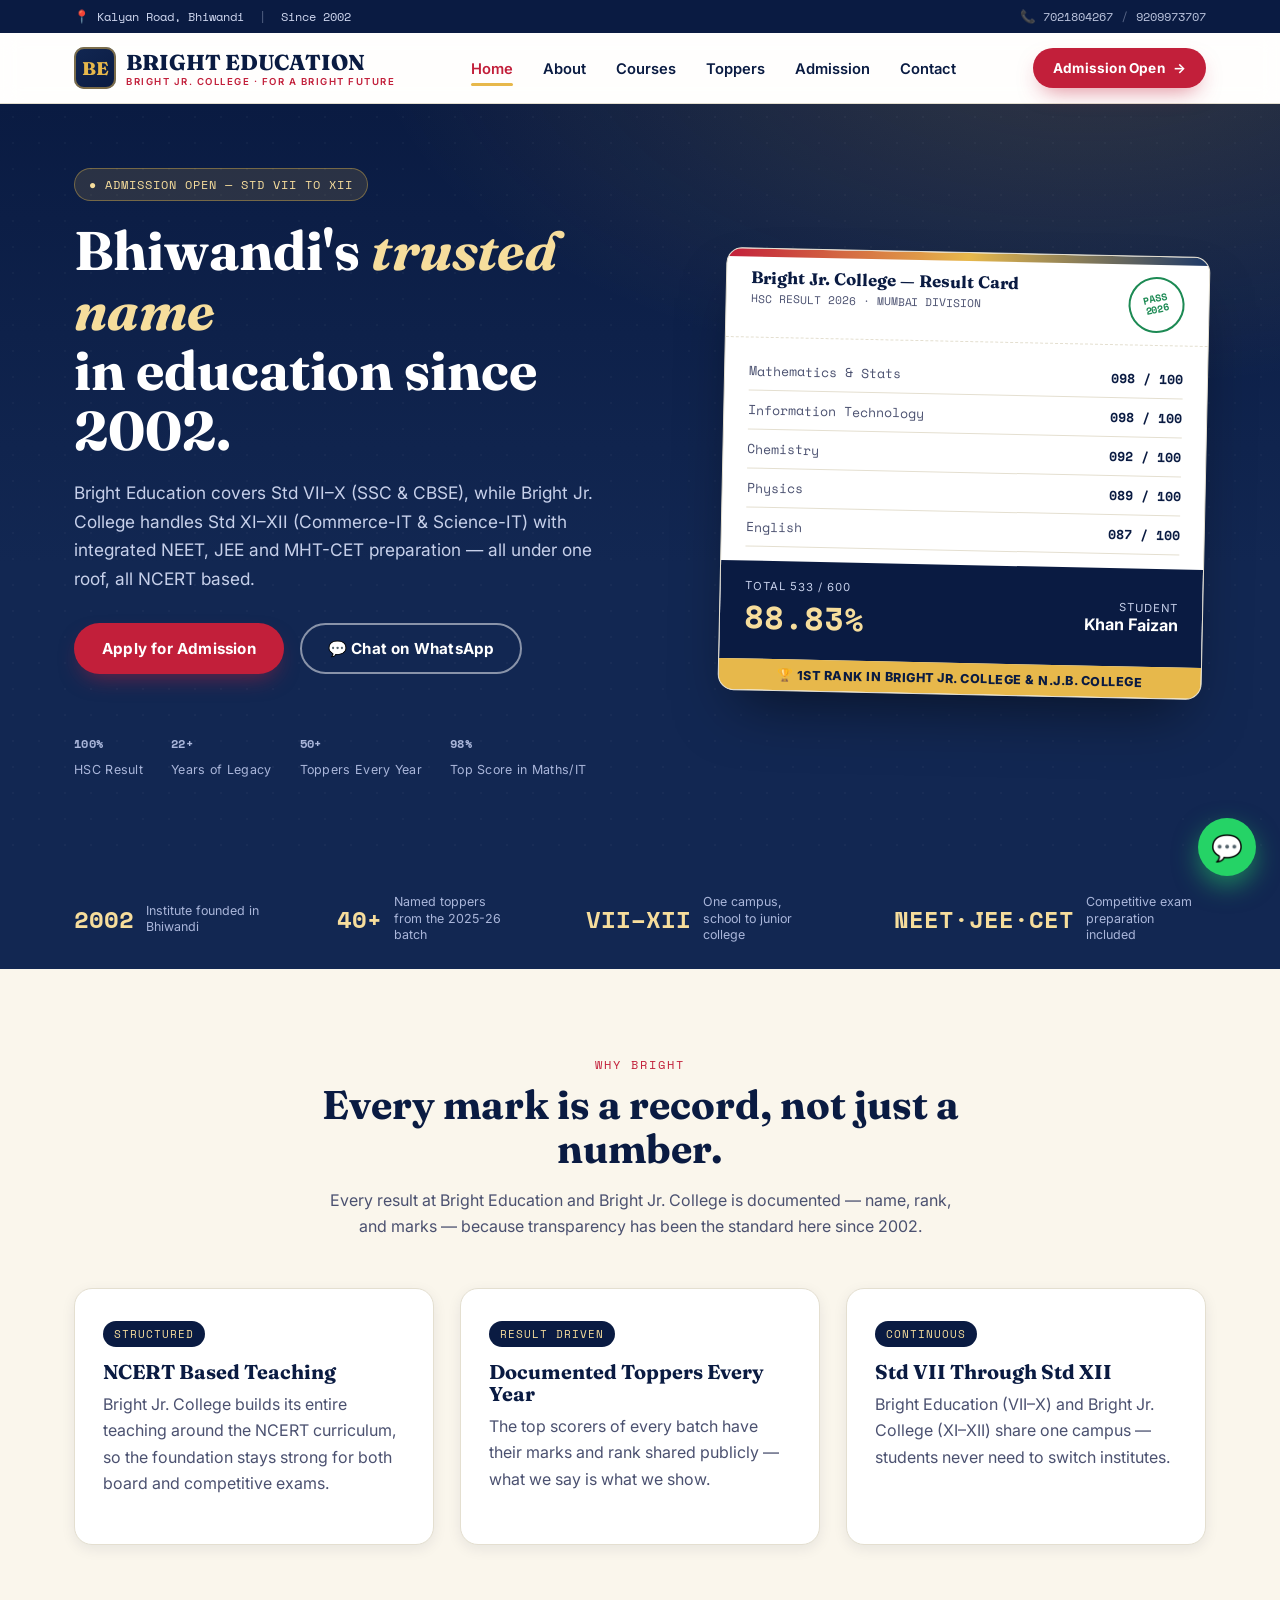
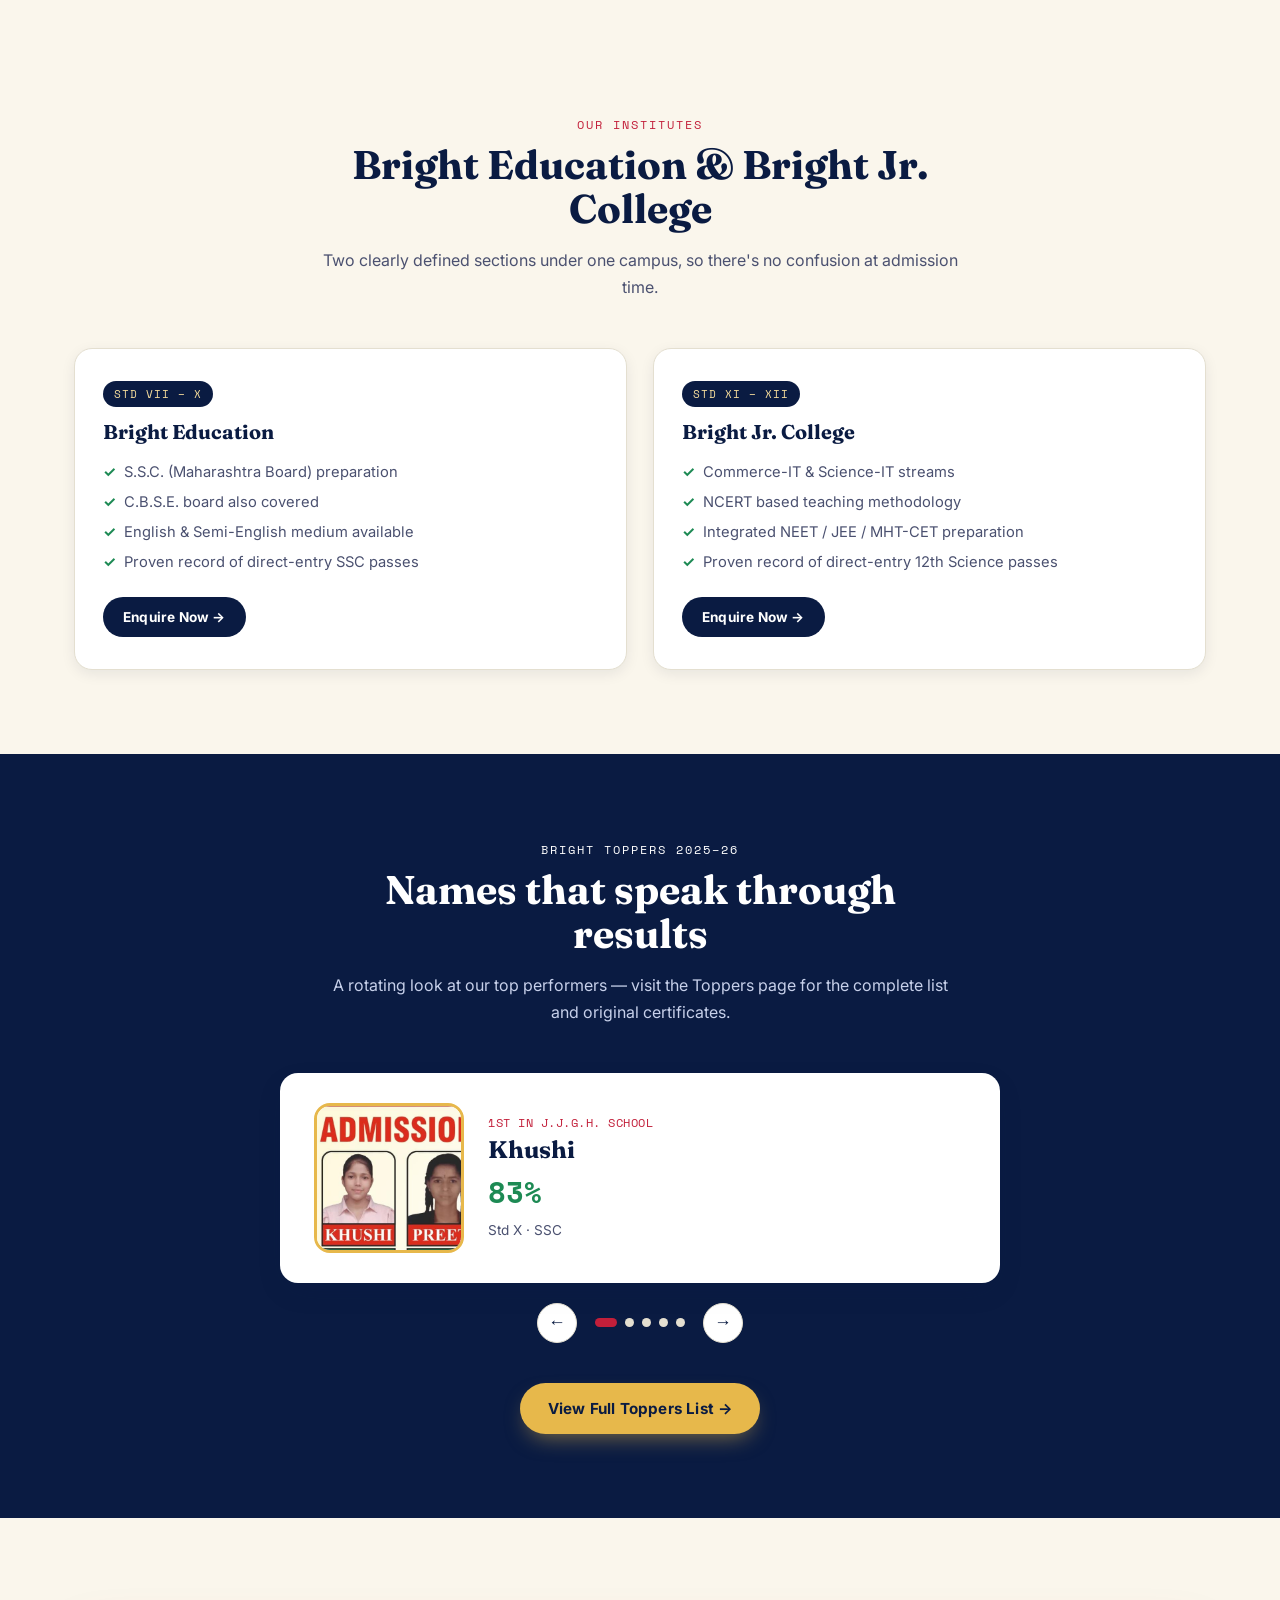
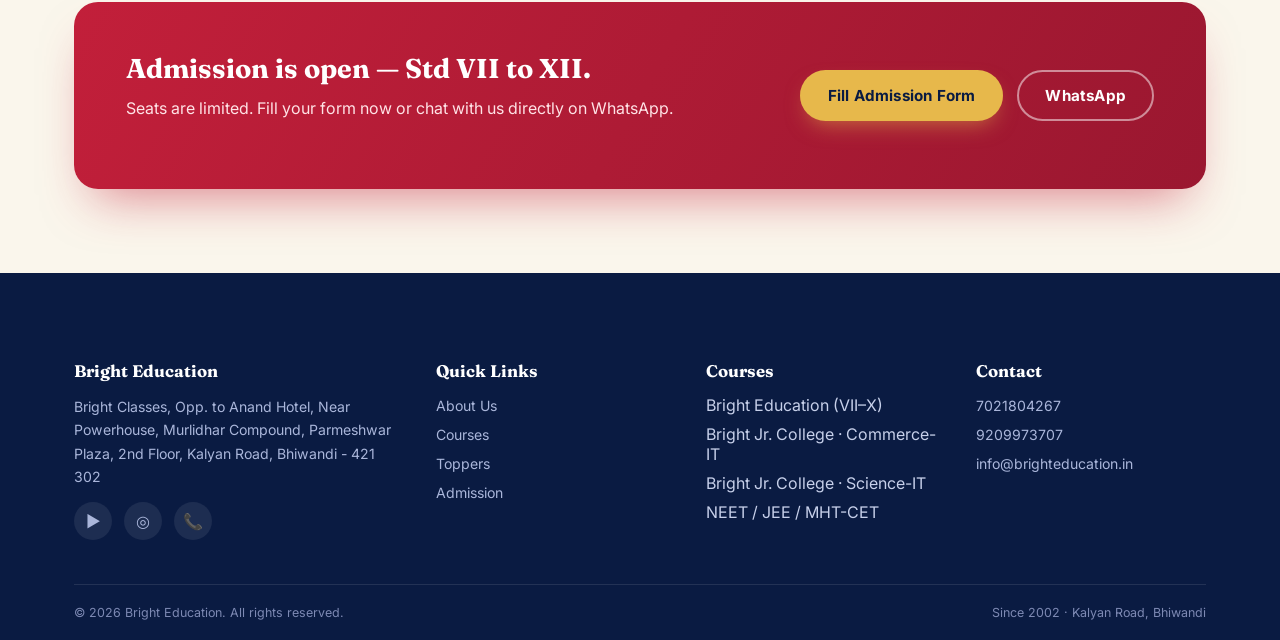
<file: bright-education-website/index.html>
<!DOCTYPE html>
<html lang="en">
<head>
<meta charset="UTF-8">
<meta name="viewport" content="width=device-width, initial-scale=1.0">
<title>Bright Education | Bright Jr. College — Bhiwandi, Since 2002</title>
<meta name="description" content="Bright Education (Std VII-X) and Bright Jr. College (Std XI-XII, Commerce & Science with NEET/JEE/MHT-CET) — Bhiwandi's trusted coaching institute since 2002. Admission Open.">
<link rel="preconnect" href="https://fonts.googleapis.com">
<link href="https://fonts.googleapis.com/css2?family=Fraunces:ital,wght@0,600;0,700;0,800;0,900;1,600&family=Inter:wght@400;500;600;700;800&family=Space+Mono:wght@400;700&display=swap" rel="stylesheet">
<link rel="stylesheet" href="styles.css">
</head>
<body>

<div class="topbar">
  <div class="container">
    <div>📍 Kalyan Road, Bhiwandi <span class="sep">|</span> Since 2002</div>
    <div><a href="tel:+917021804267">📞 7021804267</a><span class="sep">/</span><a href="tel:+919209973707">9209973707</a></div>
  </div>
</div>

<nav class="nav">
  <div class="container">
    <a href="index.html" class="brand">
      <span class="mark">BE</span>
      <span>BRIGHT EDUCATION<small>Bright Jr. College · For a Bright Future</small></span>
    </a>
    <ul class="nav-links">
      <li><a href="index.html" class="active">Home</a></li>
      <li><a href="index.html#about">About</a></li>
      <li><a href="index.html#courses">Courses</a></li>
      <li><a href="toppers.html">Toppers</a></li>
      <li><a href="admission.html">Admission</a></li>
      <li><a href="contact.html">Contact</a></li>
    </ul>
    <div class="nav-cta">
      <a href="admission.html" class="btn btn-primary btn-sm"><span class="label">Admission Open</span> →</a>
      <button class="nav-toggle" aria-label="Toggle menu">☰</button>
    </div>
  </div>
</nav>

<!-- HERO -->
<header class="hero">
  <div class="container hero-grid">
    <div class="reveal">
      <span class="eyebrow">● Admission Open — Std VII to XII</span>
      <h1>Bhiwandi's <em>trusted name</em><br>in education since 2002.</h1>
      <p class="lead">Bright Education covers Std VII–X (SSC &amp; CBSE), while Bright Jr. College handles Std XI–XII (Commerce-IT &amp; Science-IT) with integrated NEET, JEE and MHT-CET preparation — all under one roof, all NCERT based.</p>
      <div class="hero-actions">
        <a href="admission.html" class="btn btn-primary">Apply for Admission</a>
        <a href="https://wa.me/917021804267" target="_blank" class="btn btn-outline">💬 Chat on WhatsApp</a>
      </div>
      <div class="hero-stats">
        <div class="stat"><b><span data-count="100" data-suffix="%">0%</span></b><span>HSC Result</span></div>
        <div class="stat"><b><span data-count="22" data-suffix="+">0+</span></b><span>Years of Legacy</span></div>
        <div class="stat"><b><span data-count="50" data-suffix="+">0+</span></b><span>Toppers Every Year</span></div>
        <div class="stat"><b><span data-count="98" data-suffix="%">0%</span></b><span>Top Score in Maths/IT</span></div>
      </div>
    </div>

    <div class="reveal">
      <div class="marksheet">
        <div class="ms-head">
          <div>
            <h4>Bright Jr. College — Result Card</h4>
            <span>HSC RESULT 2026 · MUMBAI DIVISION</span>
          </div>
          <div class="ms-seal">PASS<br>2026</div>
        </div>
        <div class="ms-rows">
          <div class="ms-row"><span>Mathematics &amp; Stats</span><span>098 / 100</span></div>
          <div class="ms-row"><span>Information Technology</span><span>098 / 100</span></div>
          <div class="ms-row"><span>Chemistry</span><span>092 / 100</span></div>
          <div class="ms-row"><span>Physics</span><span>089 / 100</span></div>
          <div class="ms-row"><span>English</span><span>087 / 100</span></div>
        </div>
        <div class="ms-total">
          <div>
            <div class="lbl">Total 533 / 600</div>
            <div class="pct"><span data-count="88.83" data-decimals="2" data-suffix="%">0%</span></div>
          </div>
          <div style="text-align:right">
            <div class="lbl">Student</div>
            <div style="font-weight:700">Khan Faizan</div>
          </div>
        </div>
        <div class="ms-rank">🏆 1st Rank in Bright Jr. College &amp; N.J.B. College</div>
      </div>
    </div>
  </div>
</header>

<!-- TRUST STRIP -->
<div class="trust-strip">
  <div class="container">
    <div class="trust-item"><span class="num">2002</span><span class="txt">Institute founded in Bhiwandi</span></div>
    <div class="trust-item"><span class="num mono">40+</span><span class="txt">Named toppers from the 2025-26 batch</span></div>
    <div class="trust-item"><span class="num mono">VII–XII</span><span class="txt">One campus, school to junior college</span></div>
    <div class="trust-item"><span class="num mono">NEET·JEE·CET</span><span class="txt">Competitive exam preparation included</span></div>
  </div>
</div>

<!-- ABOUT -->
<section class="section section-cream" id="about">
  <div class="container">
    <div class="section-head reveal">
      <span class="kicker">Why Bright</span>
      <h2>Every mark is a record, not just a number.</h2>
      <p>Every result at Bright Education and Bright Jr. College is documented — name, rank, and marks — because transparency has been the standard here since 2002.</p>
    </div>
    <div class="grid-3">
      <div class="offer-card reveal">
        <span class="tag">STRUCTURED</span>
        <h3>NCERT Based Teaching</h3>
        <p>Bright Jr. College builds its entire teaching around the NCERT curriculum, so the foundation stays strong for both board and competitive exams.</p>
      </div>
      <div class="offer-card reveal">
        <span class="tag">RESULT DRIVEN</span>
        <h3>Documented Toppers Every Year</h3>
        <p>The top scorers of every batch have their marks and rank shared publicly — what we say is what we show.</p>
      </div>
      <div class="offer-card reveal">
        <span class="tag">CONTINUOUS</span>
        <h3>Std VII Through Std XII</h3>
        <p>Bright Education (VII–X) and Bright Jr. College (XI–XII) share one campus — students never need to switch institutes.</p>
      </div>
    </div>
  </div>
</section>

<!-- COURSES -->
<section class="section" id="courses">
  <div class="container">
    <div class="section-head reveal">
      <span class="kicker">Our Institutes</span>
      <h2>Bright Education &amp; Bright Jr. College</h2>
      <p>Two clearly defined sections under one campus, so there's no confusion at admission time.</p>
    </div>
    <div class="grid-2">
      <div class="offer-card reveal">
        <span class="tag">STD VII – X</span>
        <h3>Bright Education</h3>
        <ul>
          <li>S.S.C. (Maharashtra Board) preparation</li>
          <li>C.B.S.E. board also covered</li>
          <li>English &amp; Semi-English medium available</li>
          <li>Proven record of direct-entry SSC passes</li>
        </ul>
        <div style="margin-top:20px"><a href="admission.html" class="btn btn-navy btn-sm">Enquire Now →</a></div>
      </div>
      <div class="offer-card reveal">
        <span class="tag">STD XI – XII</span>
        <h3>Bright Jr. College</h3>
        <ul>
          <li>Commerce-IT &amp; Science-IT streams</li>
          <li>NCERT based teaching methodology</li>
          <li>Integrated NEET / JEE / MHT-CET preparation</li>
          <li>Proven record of direct-entry 12th Science passes</li>
        </ul>
        <div style="margin-top:20px"><a href="admission.html" class="btn btn-navy btn-sm">Enquire Now →</a></div>
      </div>
    </div>
  </div>
</section>

<!-- DYNAMIC TOPPERS CAROUSEL -->
<section class="section section-navy">
  <div class="container">
    <div class="section-head reveal">
      <span class="kicker">Bright Toppers 2025–26</span>
      <h2>Names that speak through results</h2>
      <p style="color:#c7d0ea">A rotating look at our top performers — visit the Toppers page for the complete list and original certificates.</p>
    </div>

    <div class="carousel-wrap reveal" style="max-width:720px;margin:0 auto;">
      <div class="carousel-track" data-carousel-track></div>
    </div>
    <div class="carousel-controls">
      <button class="carousel-arrow" data-carousel-prev aria-label="Previous topper">←</button>
      <div class="carousel-dots" data-carousel-dots></div>
      <button class="carousel-arrow" data-carousel-next aria-label="Next topper">→</button>
    </div>

    <div style="text-align:center;margin-top:40px">
      <a href="toppers.html" class="btn btn-gold">View Full Toppers List →</a>
    </div>
  </div>
</section>

<!-- CTA -->
<section class="section section-cream">
  <div class="container">
    <div class="cta-banner reveal">
      <div>
        <h3>Admission is open — Std VII to XII.</h3>
        <p>Seats are limited. Fill your form now or chat with us directly on WhatsApp.</p>
      </div>
      <div style="display:flex;gap:14px;flex-wrap:wrap">
        <a href="admission.html" class="btn btn-gold">Fill Admission Form</a>
        <a href="https://wa.me/917021804267" target="_blank" class="btn btn-outline">WhatsApp</a>
      </div>
    </div>
  </div>
</section>

<footer>
  <div class="container">
    <div class="footer-grid">
      <div>
        <h5>Bright Education</h5>
        <p>Bright Classes, Opp. to Anand Hotel, Near Powerhouse, Murlidhar Compound, Parmeshwar Plaza, 2nd Floor, Kalyan Road, Bhiwandi - 421 302</p>
        <div class="social-row">
          <a href="https://www.youtube.com/@brighteducationalchannel9335" target="_blank" aria-label="YouTube">▶</a>
          <a href="https://instagram.com/bright_education26" target="_blank" aria-label="Instagram">◎</a>
          <a href="tel:+917021804267" aria-label="Call">📞</a>
        </div>
      </div>
      <div>
        <h5>Quick Links</h5>
        <ul>
          <li><a href="index.html#about">About Us</a></li>
          <li><a href="index.html#courses">Courses</a></li>
          <li><a href="toppers.html">Toppers</a></li>
          <li><a href="admission.html">Admission</a></li>
        </ul>
      </div>
      <div>
        <h5>Courses</h5>
        <ul>
          <li>Bright Education (VII–X)</li>
          <li>Bright Jr. College · Commerce-IT</li>
          <li>Bright Jr. College · Science-IT</li>
          <li>NEET / JEE / MHT-CET</li>
        </ul>
      </div>
      <div>
        <h5>Contact</h5>
        <ul>
          <li><a href="tel:+917021804267">7021804267</a></li>
          <li><a href="tel:+919209973707">9209973707</a></li>
          <li><a href="mailto:info@brighteducation.in">info@brighteducation.in</a></li>
        </ul>
      </div>
    </div>
    <div class="footer-bottom">
      <span>© 2026 Bright Education. All rights reserved.</span>
      <span>Since 2002 · Kalyan Road, Bhiwandi</span>
    </div>
  </div>
</footer>

<a href="https://wa.me/917021804267" target="_blank" class="whatsapp-float" aria-label="WhatsApp">💬</a>

<!-- ADMISSION POPUP (see js/popup.js to change timing/behaviour) -->
<div class="popup-overlay" id="admissionPopup">
  <div class="popup-card">
    <div class="popup-banner">
      <span class="eyebrow">● Limited Seats</span>
      <button class="popup-close" data-popup-close aria-label="Close">✕</button>
      <h3>Admission Open Now</h3>
      <p style="color:#c7d0ea;margin:0;font-size:.88rem">Std VII to XII · Bright Education &amp; Bright Jr. College</p>
    </div>
    <div class="popup-body">
      <p>Secure your seat for the 2026–27 batch today. Our counsellors will guide you through the right stream, batch timing, and fee structure.</p>
      <div class="popup-actions">
        <a href="admission.html" class="btn btn-primary">Apply for Admission</a>
        <a href="https://wa.me/917021804267" target="_blank" class="btn btn-navy">WhatsApp Us</a>
      </div>
    </div>
  </div>
</div>

<script src="data/toppers-data.js"></script>
<script src="js/render.js"></script>
<script src="js/popup.js"></script>
<script src="script.js"></script>
</body>
</html>
</file>
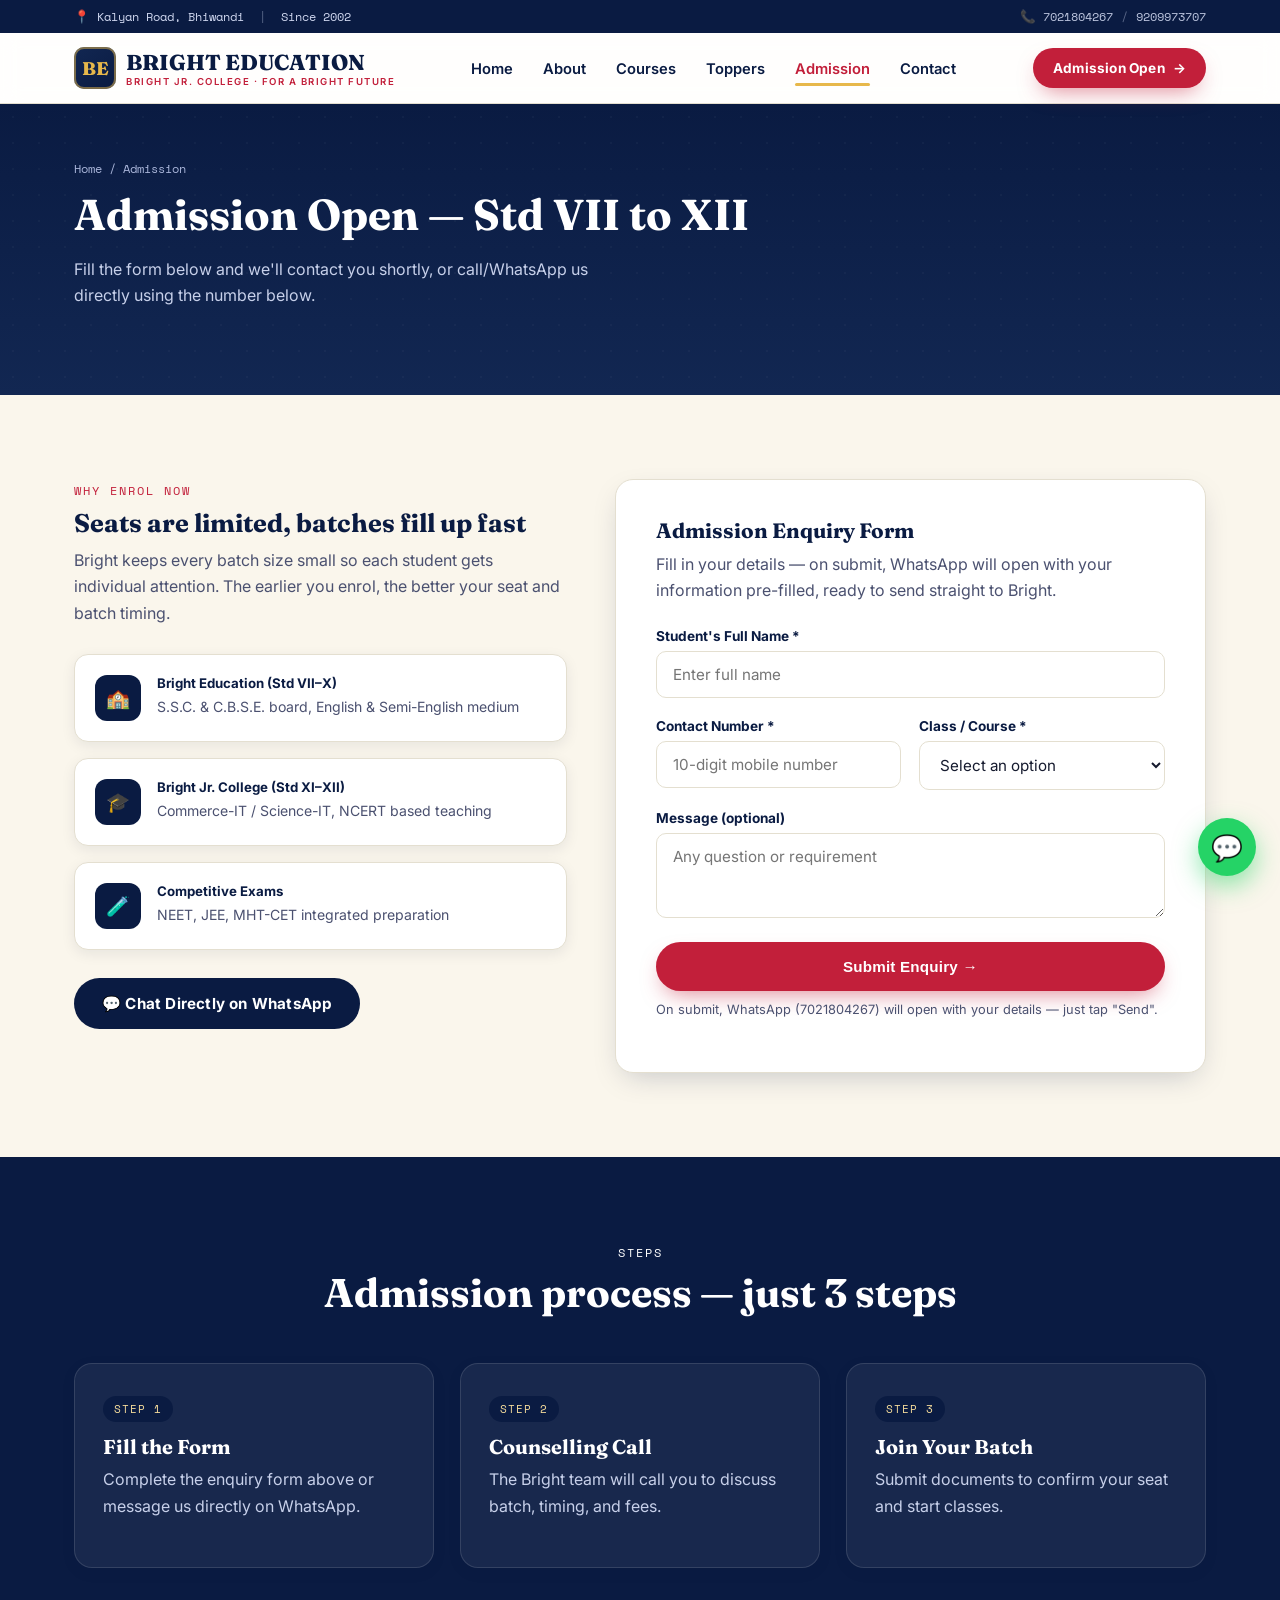
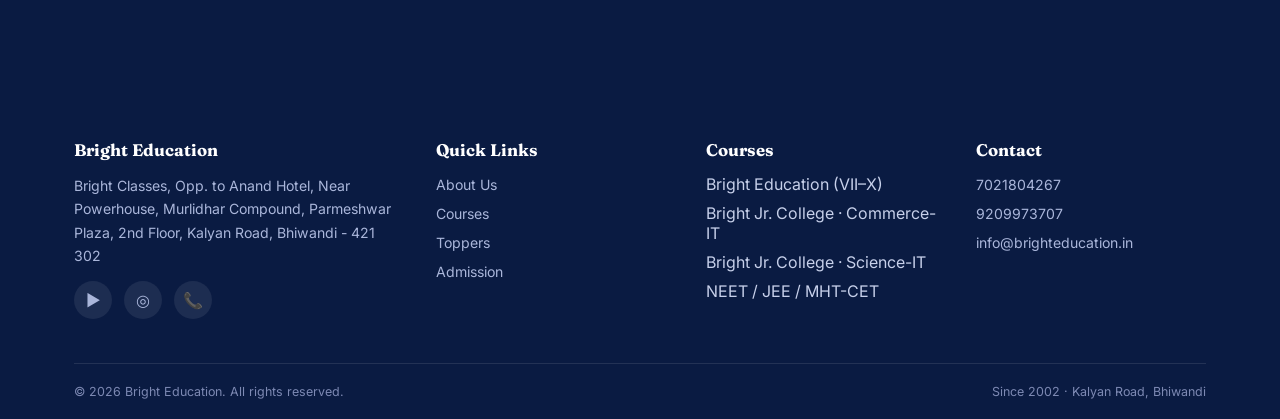
<file: bright-education-website/admission.html>
<!DOCTYPE html>
<html lang="en">
<head>
<meta charset="UTF-8">
<meta name="viewport" content="width=device-width, initial-scale=1.0">
<title>Admission Open | Bright Education &amp; Bright Jr. College</title>
<meta name="description" content="Admission is open at Bright Education (Std VII-X) and Bright Jr. College (Std XI-XII) in Bhiwandi. Fill the form and get an instant WhatsApp confirmation.">
<link rel="preconnect" href="https://fonts.googleapis.com">
<link href="https://fonts.googleapis.com/css2?family=Fraunces:ital,wght@0,600;0,700;0,800;0,900;1,600&family=Inter:wght@400;500;600;700;800&family=Space+Mono:wght@400;700&display=swap" rel="stylesheet">
<link rel="stylesheet" href="styles.css">
</head>
<body>

<div class="topbar">
  <div class="container">
    <div>📍 Kalyan Road, Bhiwandi <span class="sep">|</span> Since 2002</div>
    <div><a href="tel:+917021804267">📞 7021804267</a><span class="sep">/</span><a href="tel:+919209973707">9209973707</a></div>
  </div>
</div>

<nav class="nav">
  <div class="container">
    <a href="index.html" class="brand">
      <span class="mark">BE</span>
      <span>BRIGHT EDUCATION<small>Bright Jr. College · For a Bright Future</small></span>
    </a>
    <ul class="nav-links">
      <li><a href="index.html">Home</a></li>
      <li><a href="index.html#about">About</a></li>
      <li><a href="index.html#courses">Courses</a></li>
      <li><a href="toppers.html">Toppers</a></li>
      <li><a href="admission.html" class="active">Admission</a></li>
      <li><a href="contact.html">Contact</a></li>
    </ul>
    <div class="nav-cta">
      <a href="admission.html" class="btn btn-primary btn-sm"><span class="label">Admission Open</span> →</a>
      <button class="nav-toggle" aria-label="Toggle menu">☰</button>
    </div>
  </div>
</nav>

<header class="page-header">
  <div class="container">
    <div class="breadcrumb"><a href="index.html">Home</a> / Admission</div>
    <h1>Admission Open — Std VII to XII</h1>
    <p style="color:#c7d0ea;max-width:560px">Fill the form below and we'll contact you shortly, or call/WhatsApp us directly using the number below.</p>
  </div>
</header>

<section class="section section-cream">
  <div class="container" style="display:grid;grid-template-columns:1fr 1.2fr;gap:48px;align-items:flex-start;">

    <div class="reveal">
      <span class="kicker">Why Enrol Now</span>
      <h2 style="font-size:1.6rem">Seats are limited, batches fill up fast</h2>
      <p>Bright keeps every batch size small so each student gets individual attention. The earlier you enrol, the better your seat and batch timing.</p>

      <div style="display:flex;flex-direction:column;gap:16px;margin-top:28px">
        <div class="info-card">
          <div class="ic">🏫</div>
          <div><h5>Bright Education (Std VII–X)</h5><p>S.S.C. &amp; C.B.S.E. board, English &amp; Semi-English medium</p></div>
        </div>
        <div class="info-card">
          <div class="ic">🎓</div>
          <div><h5>Bright Jr. College (Std XI–XII)</h5><p>Commerce-IT / Science-IT, NCERT based teaching</p></div>
        </div>
        <div class="info-card">
          <div class="ic">🧪</div>
          <div><h5>Competitive Exams</h5><p>NEET, JEE, MHT-CET integrated preparation</p></div>
        </div>
      </div>

      <div style="margin-top:28px">
        <a href="https://wa.me/917021804267" target="_blank" class="btn btn-navy">💬 Chat Directly on WhatsApp</a>
      </div>
    </div>

    <div class="reveal">
      <div class="form-card">
        <h3 style="font-size:1.3rem">Admission Enquiry Form</h3>
        <p style="margin-bottom:24px">Fill in your details — on submit, WhatsApp will open with your information pre-filled, ready to send straight to Bright.</p>
        <form id="admissionForm">
          <div class="field">
            <label for="fname">Student's Full Name *</label>
            <input type="text" id="fname" name="fname" placeholder="Enter full name" required>
          </div>
          <div class="field-row">
            <div class="field">
              <label for="fphone">Contact Number *</label>
              <input type="tel" id="fphone" name="fphone" placeholder="10-digit mobile number" pattern="[0-9]{10}" required>
            </div>
            <div class="field">
              <label for="fclass">Class / Course *</label>
              <select id="fclass" name="fclass" required>
                <option value="">Select an option</option>
                <optgroup label="Bright Education (VII–X)">
                  <option value="Std VII">Std VII</option>
                  <option value="Std VIII">Std VIII</option>
                  <option value="Std IX">Std IX</option>
                  <option value="Std X (SSC)">Std X (SSC)</option>
                  <option value="Std X (CBSE)">Std X (CBSE)</option>
                </optgroup>
                <optgroup label="Bright Jr. College (XI–XII)">
                  <option value="XI Commerce-IT">XI Commerce-IT</option>
                  <option value="XI Science-IT">XI Science-IT</option>
                  <option value="XII Commerce-IT">XII Commerce-IT</option>
                  <option value="XII Science-IT">XII Science-IT</option>
                  <option value="NEET/JEE/MHT-CET">NEET / JEE / MHT-CET</option>
                </optgroup>
              </select>
            </div>
          </div>
          <div class="field">
            <label for="fmessage">Message (optional)</label>
            <textarea id="fmessage" name="fmessage" rows="3" placeholder="Any question or requirement"></textarea>
          </div>
          <button type="submit" class="btn btn-primary" style="width:100%;justify-content:center">Submit Enquiry →</button>
          <p class="form-note">On submit, WhatsApp (7021804267) will open with your details — just tap "Send".</p>
          <div class="success-box" id="formSuccess">✅ Your details are ready! Check the WhatsApp message and tap "Send" — the Bright team will reply shortly.</div>
        </form>
      </div>
    </div>

  </div>
</section>

<section class="section section-navy">
  <div class="container">
    <div class="section-head reveal">
      <span class="kicker">Steps</span>
      <h2>Admission process — just 3 steps</h2>
    </div>
    <div class="grid-3 reveal">
      <div class="offer-card" style="background:rgba(255,255,255,.06);border-color:rgba(255,255,255,.12)">
        <span class="tag">STEP 1</span>
        <h3 style="color:#fff">Fill the Form</h3>
        <p style="color:#c7d0ea">Complete the enquiry form above or message us directly on WhatsApp.</p>
      </div>
      <div class="offer-card" style="background:rgba(255,255,255,.06);border-color:rgba(255,255,255,.12)">
        <span class="tag">STEP 2</span>
        <h3 style="color:#fff">Counselling Call</h3>
        <p style="color:#c7d0ea">The Bright team will call you to discuss batch, timing, and fees.</p>
      </div>
      <div class="offer-card" style="background:rgba(255,255,255,.06);border-color:rgba(255,255,255,.12)">
        <span class="tag">STEP 3</span>
        <h3 style="color:#fff">Join Your Batch</h3>
        <p style="color:#c7d0ea">Submit documents to confirm your seat and start classes.</p>
      </div>
    </div>
  </div>
</section>

<footer>
  <div class="container">
    <div class="footer-grid">
      <div>
        <h5>Bright Education</h5>
        <p>Bright Classes, Opp. to Anand Hotel, Near Powerhouse, Murlidhar Compound, Parmeshwar Plaza, 2nd Floor, Kalyan Road, Bhiwandi - 421 302</p>
        <div class="social-row">
          <a href="https://www.youtube.com/@brighteducationalchannel9335" target="_blank" aria-label="YouTube">▶</a>
          <a href="https://instagram.com/bright_education26" target="_blank" aria-label="Instagram">◎</a>
          <a href="tel:+917021804267" aria-label="Call">📞</a>
        </div>
      </div>
      <div>
        <h5>Quick Links</h5>
        <ul>
          <li><a href="index.html#about">About Us</a></li>
          <li><a href="index.html#courses">Courses</a></li>
          <li><a href="toppers.html">Toppers</a></li>
          <li><a href="admission.html">Admission</a></li>
        </ul>
      </div>
      <div>
        <h5>Courses</h5>
        <ul>
          <li>Bright Education (VII–X)</li>
          <li>Bright Jr. College · Commerce-IT</li>
          <li>Bright Jr. College · Science-IT</li>
          <li>NEET / JEE / MHT-CET</li>
        </ul>
      </div>
      <div>
        <h5>Contact</h5>
        <ul>
          <li><a href="tel:+917021804267">7021804267</a></li>
          <li><a href="tel:+919209973707">9209973707</a></li>
          <li><a href="mailto:info@brighteducation.in">info@brighteducation.in</a></li>
        </ul>
      </div>
    </div>
    <div class="footer-bottom">
      <span>© 2026 Bright Education. All rights reserved.</span>
      <span>Since 2002 · Kalyan Road, Bhiwandi</span>
    </div>
  </div>
</footer>

<a href="https://wa.me/917021804267" target="_blank" class="whatsapp-float" aria-label="WhatsApp">💬</a>
<script src="script.js"></script>
</body>
</html>
</file>
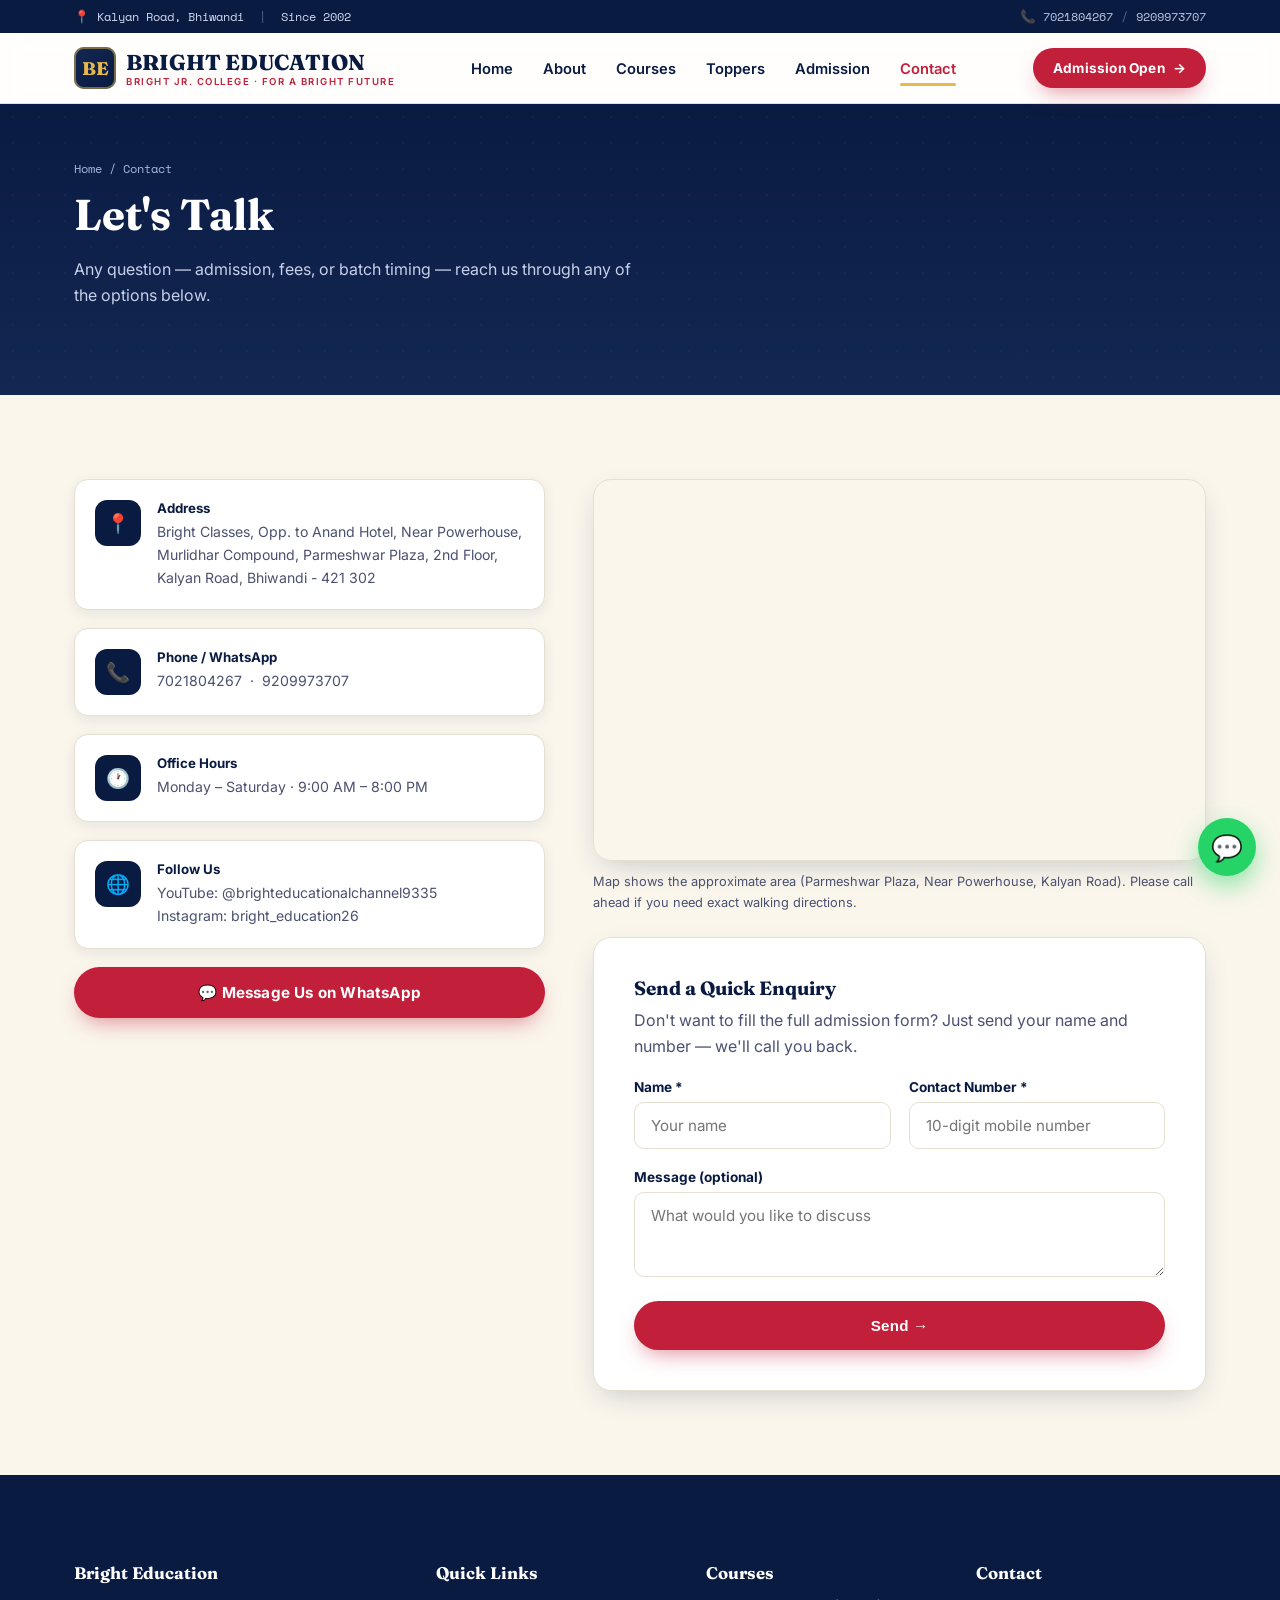
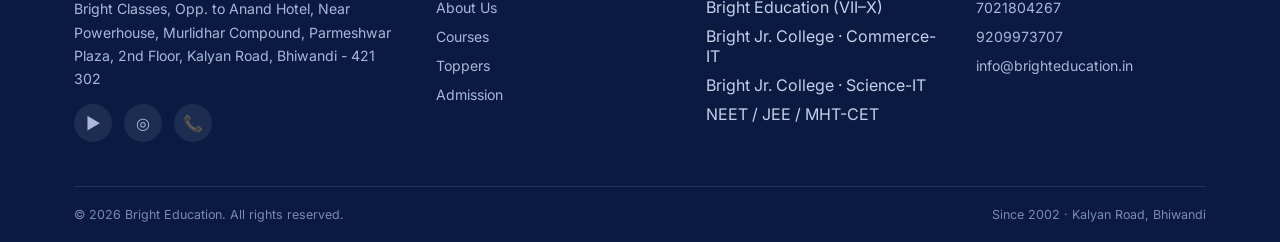
<file: bright-education-website/contact.html>
<!DOCTYPE html>
<html lang="en">
<head>
<meta charset="UTF-8">
<meta name="viewport" content="width=device-width, initial-scale=1.0">
<title>Contact Us | Bright Education &amp; Bright Jr. College</title>
<meta name="description" content="Contact Bright Education and Bright Jr. College — Kalyan Road, Bhiwandi. Phone, WhatsApp, and location map available here.">
<link rel="preconnect" href="https://fonts.googleapis.com">
<link href="https://fonts.googleapis.com/css2?family=Fraunces:ital,wght@0,600;0,700;0,800;0,900;1,600&family=Inter:wght@400;500;600;700;800&family=Space+Mono:wght@400;700&display=swap" rel="stylesheet">
<link rel="stylesheet" href="styles.css">
</head>
<body>

<div class="topbar">
  <div class="container">
    <div>📍 Kalyan Road, Bhiwandi <span class="sep">|</span> Since 2002</div>
    <div><a href="tel:+917021804267">📞 7021804267</a><span class="sep">/</span><a href="tel:+919209973707">9209973707</a></div>
  </div>
</div>

<nav class="nav">
  <div class="container">
    <a href="index.html" class="brand">
      <span class="mark">BE</span>
      <span>BRIGHT EDUCATION<small>Bright Jr. College · For a Bright Future</small></span>
    </a>
    <ul class="nav-links">
      <li><a href="index.html">Home</a></li>
      <li><a href="index.html#about">About</a></li>
      <li><a href="index.html#courses">Courses</a></li>
      <li><a href="toppers.html">Toppers</a></li>
      <li><a href="admission.html">Admission</a></li>
      <li><a href="contact.html" class="active">Contact</a></li>
    </ul>
    <div class="nav-cta">
      <a href="admission.html" class="btn btn-primary btn-sm"><span class="label">Admission Open</span> →</a>
      <button class="nav-toggle" aria-label="Toggle menu">☰</button>
    </div>
  </div>
</nav>

<header class="page-header">
  <div class="container">
    <div class="breadcrumb"><a href="index.html">Home</a> / Contact</div>
    <h1>Let's Talk</h1>
    <p style="color:#c7d0ea;max-width:560px">Any question — admission, fees, or batch timing — reach us through any of the options below.</p>
  </div>
</header>

<section class="section section-cream">
  <div class="container" style="display:grid;grid-template-columns:1fr 1.3fr;gap:48px;align-items:flex-start;">

    <div class="reveal" style="display:flex;flex-direction:column;gap:18px">
      <div class="info-card">
        <div class="ic">📍</div>
        <div>
          <h5>Address</h5>
          <p>Bright Classes, Opp. to Anand Hotel, Near Powerhouse, Murlidhar Compound, Parmeshwar Plaza, 2nd Floor, Kalyan Road, Bhiwandi - 421 302</p>
        </div>
      </div>
      <div class="info-card">
        <div class="ic">📞</div>
        <div>
          <h5>Phone / WhatsApp</h5>
          <p><a href="tel:+917021804267">7021804267</a> &nbsp;·&nbsp; <a href="tel:+919209973707">9209973707</a></p>
        </div>
      </div>
      <div class="info-card">
        <div class="ic">🕐</div>
        <div>
          <h5>Office Hours</h5>
          <p>Monday – Saturday · 9:00 AM – 8:00 PM</p>
        </div>
      </div>
      <div class="info-card">
        <div class="ic">🌐</div>
        <div>
          <h5>Follow Us</h5>
          <p><a href="https://www.youtube.com/@brighteducationalchannel9335" target="_blank">YouTube: @brighteducationalchannel9335</a><br><a href="https://instagram.com/bright_education26" target="_blank">Instagram: bright_education26</a></p>
        </div>
      </div>
      <a href="https://wa.me/917021804267" target="_blank" class="btn btn-primary" style="justify-content:center">💬 Message Us on WhatsApp</a>
    </div>

    <div class="reveal">
      <div class="map-wrap">
        <iframe
          src="https://www.google.com/maps?q=Parmeshwar+Plaza+Near+Powerhouse+Kalyan+Road+Bhiwandi+421302&output=embed"
          allowfullscreen loading="lazy" referrerpolicy="no-referrer-when-downgrade"
          title="Bright Education Location Map">
        </iframe>
      </div>
      <p class="form-note" style="margin-top:10px">Map shows the approximate area (Parmeshwar Plaza, Near Powerhouse, Kalyan Road). Please call ahead if you need exact walking directions.</p>

      <div class="form-card" style="margin-top:24px">
        <h3 style="font-size:1.2rem">Send a Quick Enquiry</h3>
        <p style="margin-bottom:20px">Don't want to fill the full admission form? Just send your name and number — we'll call you back.</p>
        <form id="admissionForm">
          <div class="field-row">
            <div class="field">
              <label for="fname">Name *</label>
              <input type="text" id="fname" name="fname" placeholder="Your name" required>
            </div>
            <div class="field">
              <label for="fphone">Contact Number *</label>
              <input type="tel" id="fphone" name="fphone" placeholder="10-digit mobile number" pattern="[0-9]{10}" required>
            </div>
          </div>
          <input type="hidden" id="fclass" value="Contact Page Enquiry">
          <div class="field">
            <label for="fmessage">Message (optional)</label>
            <textarea id="fmessage" name="fmessage" rows="3" placeholder="What would you like to discuss"></textarea>
          </div>
          <button type="submit" class="btn btn-primary" style="width:100%;justify-content:center">Send →</button>
          <div class="success-box" id="formSuccess">✅ Your details are ready! Tap "Send" in WhatsApp.</div>
        </form>
      </div>
    </div>

  </div>
</section>

<footer>
  <div class="container">
    <div class="footer-grid">
      <div>
        <h5>Bright Education</h5>
        <p>Bright Classes, Opp. to Anand Hotel, Near Powerhouse, Murlidhar Compound, Parmeshwar Plaza, 2nd Floor, Kalyan Road, Bhiwandi - 421 302</p>
        <div class="social-row">
          <a href="https://www.youtube.com/@brighteducationalchannel9335" target="_blank" aria-label="YouTube">▶</a>
          <a href="https://instagram.com/bright_education26" target="_blank" aria-label="Instagram">◎</a>
          <a href="tel:+917021804267" aria-label="Call">📞</a>
        </div>
      </div>
      <div>
        <h5>Quick Links</h5>
        <ul>
          <li><a href="index.html#about">About Us</a></li>
          <li><a href="index.html#courses">Courses</a></li>
          <li><a href="toppers.html">Toppers</a></li>
          <li><a href="admission.html">Admission</a></li>
        </ul>
      </div>
      <div>
        <h5>Courses</h5>
        <ul>
          <li>Bright Education (VII–X)</li>
          <li>Bright Jr. College · Commerce-IT</li>
          <li>Bright Jr. College · Science-IT</li>
          <li>NEET / JEE / MHT-CET</li>
        </ul>
      </div>
      <div>
        <h5>Contact</h5>
        <ul>
          <li><a href="tel:+917021804267">7021804267</a></li>
          <li><a href="tel:+919209973707">9209973707</a></li>
          <li><a href="mailto:info@brighteducation.in">info@brighteducation.in</a></li>
        </ul>
      </div>
    </div>
    <div class="footer-bottom">
      <span>© 2026 Bright Education. All rights reserved.</span>
      <span>Since 2002 · Kalyan Road, Bhiwandi</span>
    </div>
  </div>
</footer>

<a href="https://wa.me/917021804267" target="_blank" class="whatsapp-float" aria-label="WhatsApp">💬</a>
<script src="script.js"></script>
</body>
</html>
</file>
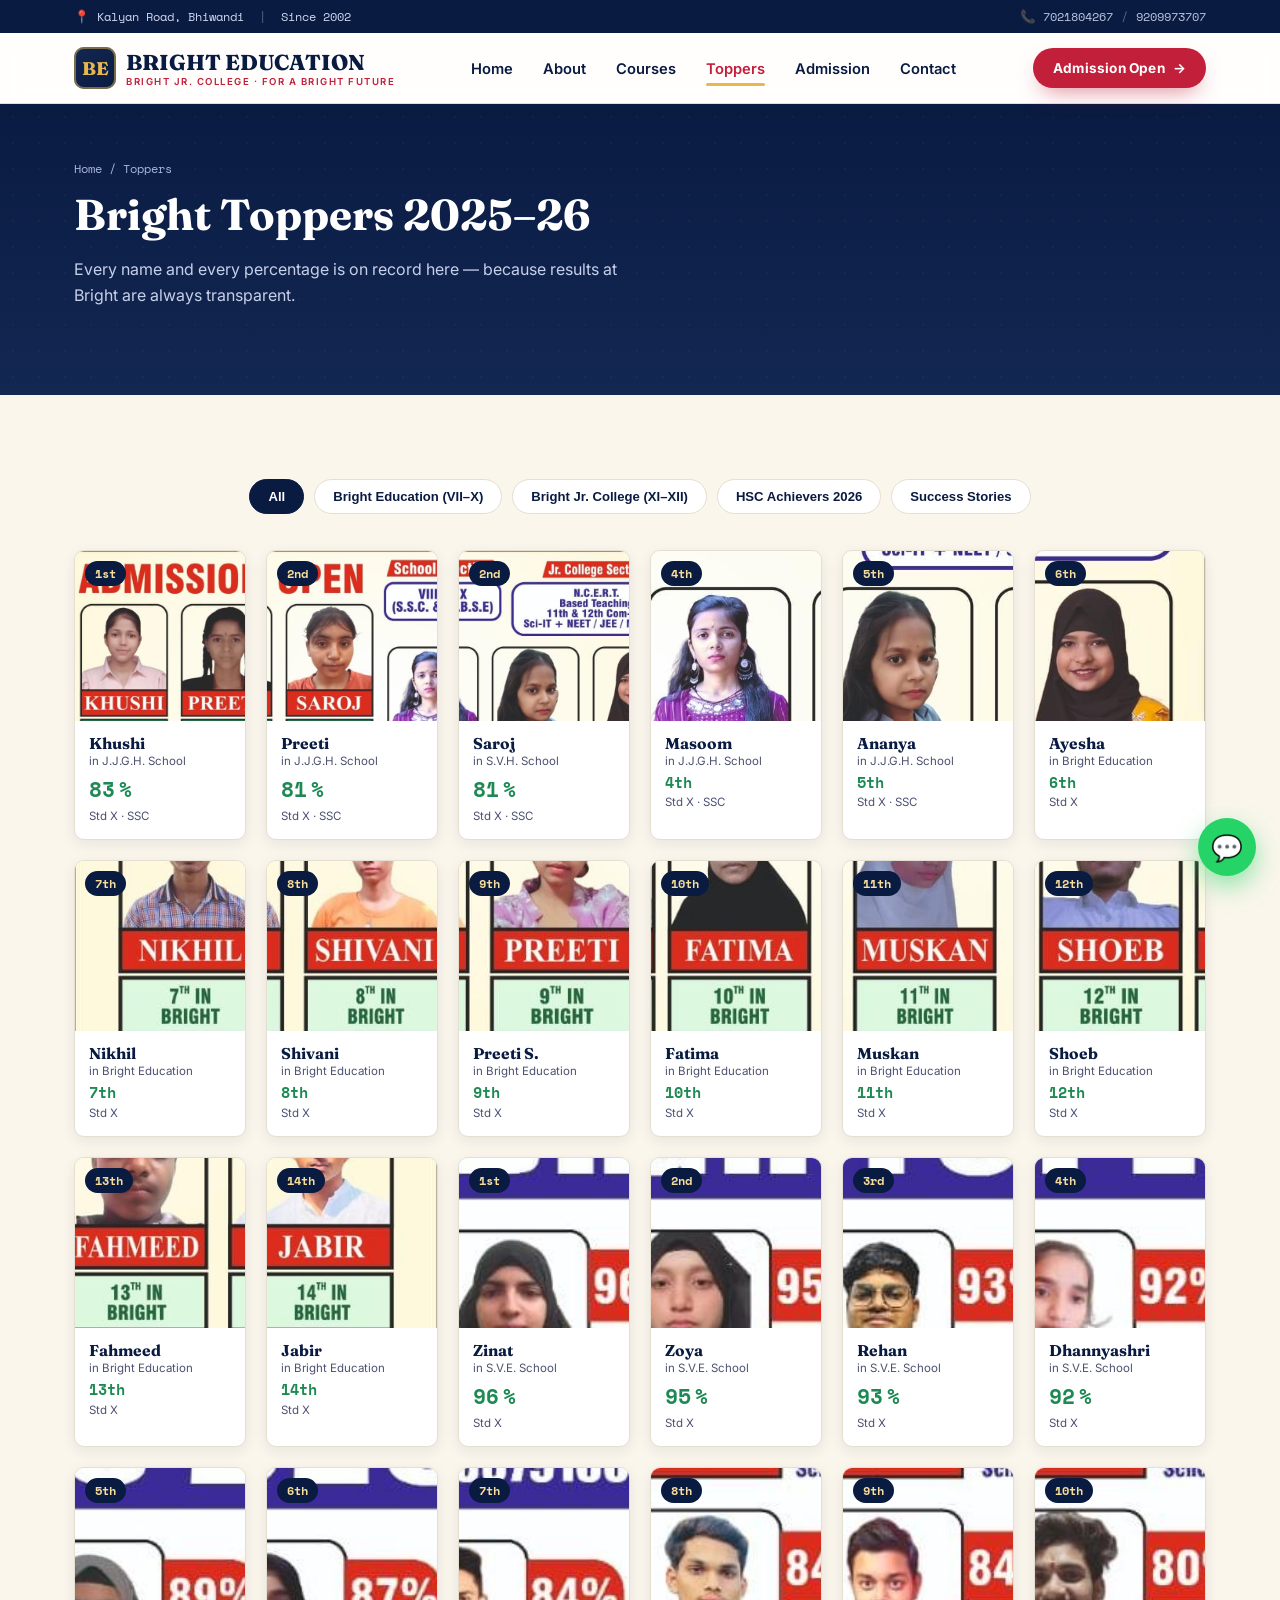
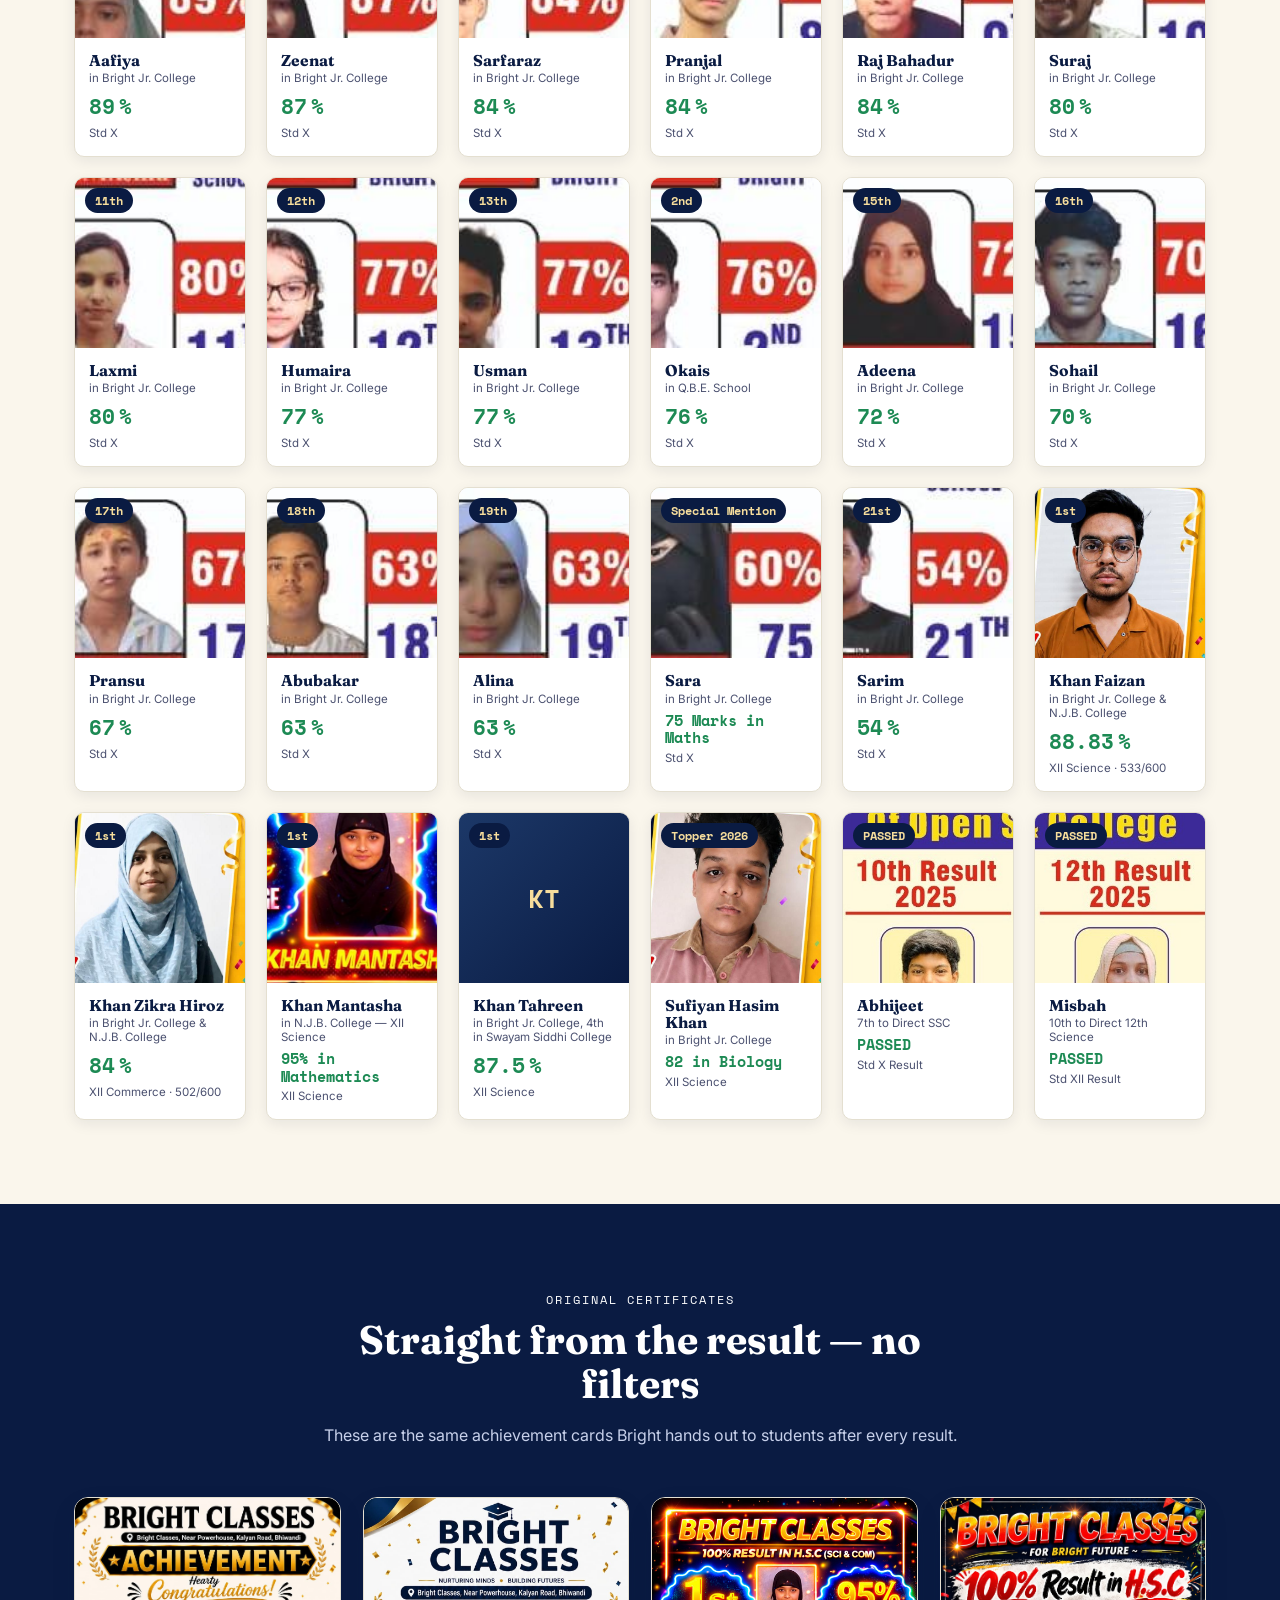
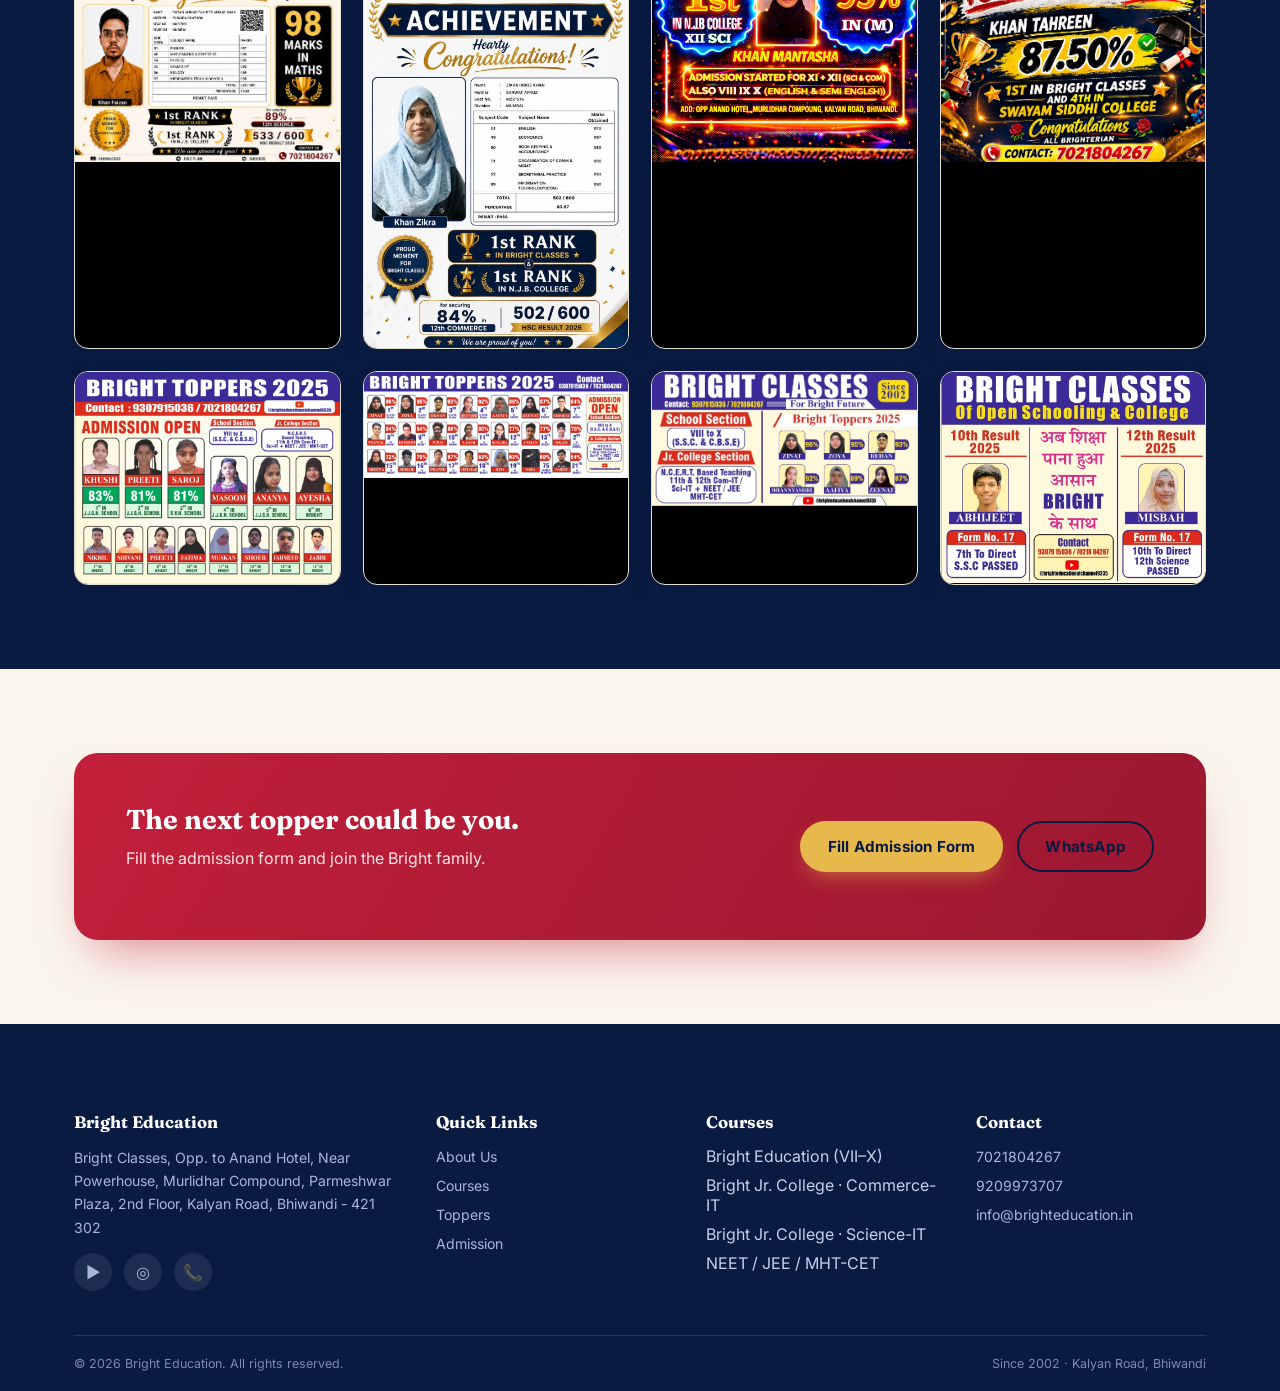
<file: bright-education-website/toppers.html>
<!DOCTYPE html>
<html lang="en">
<head>
<meta charset="UTF-8">
<meta name="viewport" content="width=device-width, initial-scale=1.0">
<title>Toppers 2025-26 | Bright Education &amp; Bright Jr. College</title>
<meta name="description" content="Full list of Bright Education and Bright Jr. College toppers 2025-26 — ranks, marks, and original achievement certificates.">
<link rel="preconnect" href="https://fonts.googleapis.com">
<link href="https://fonts.googleapis.com/css2?family=Fraunces:ital,wght@0,600;0,700;0,800;0,900;1,600&family=Inter:wght@400;500;600;700;800&family=Space+Mono:wght@400;700&display=swap" rel="stylesheet">
<link rel="stylesheet" href="styles.css">
</head>
<body>

<div class="topbar">
  <div class="container">
    <div>📍 Kalyan Road, Bhiwandi <span class="sep">|</span> Since 2002</div>
    <div><a href="tel:+917021804267">📞 7021804267</a><span class="sep">/</span><a href="tel:+919209973707">9209973707</a></div>
  </div>
</div>

<nav class="nav">
  <div class="container">
    <a href="index.html" class="brand">
      <span class="mark">BE</span>
      <span>BRIGHT EDUCATION<small>Bright Jr. College · For a Bright Future</small></span>
    </a>
    <ul class="nav-links">
      <li><a href="index.html">Home</a></li>
      <li><a href="index.html#about">About</a></li>
      <li><a href="index.html#courses">Courses</a></li>
      <li><a href="toppers.html" class="active">Toppers</a></li>
      <li><a href="admission.html">Admission</a></li>
      <li><a href="contact.html">Contact</a></li>
    </ul>
    <div class="nav-cta">
      <a href="admission.html" class="btn btn-primary btn-sm"><span class="label">Admission Open</span> →</a>
      <button class="nav-toggle" aria-label="Toggle menu">☰</button>
    </div>
  </div>
</nav>

<header class="page-header">
  <div class="container">
    <div class="breadcrumb"><a href="index.html">Home</a> / Toppers</div>
    <h1>Bright Toppers 2025–26</h1>
    <p style="color:#c7d0ea;max-width:560px">Every name and every percentage is on record here — because results at Bright are always transparent.</p>
  </div>
</header>

<section class="section section-cream">
  <div class="container">

    <div class="pill-row">
      <button class="pill active" data-filter="all">All</button>
      <button class="pill" data-filter="school">Bright Education (VII–X)</button>
      <button class="pill" data-filter="jrcollege">Bright Jr. College (XI–XII)</button>
      <button class="pill" data-filter="hsc">HSC Achievers 2026</button>
      <button class="pill" data-filter="success">Success Stories</button>
    </div>

    <!-- Cards are generated automatically from data/toppers-data.js -->
    <div class="grid-toppers" data-topper-grid></div>

  </div>
</section>

<!-- CERTIFICATE GALLERY -->
<section class="section section-navy">
  <div class="container">
    <div class="section-head reveal">
      <span class="kicker">Original Certificates</span>
      <h2>Straight from the result — no filters</h2>
      <p style="color:#c7d0ea">These are the same achievement cards Bright hands out to students after every result.</p>
    </div>
    <div class="grid-certs reveal">
      <div class="cert-card"><img src="images/cert-faizan-marksheet.jpeg" alt="Khan Faizan HSC full marksheet achievement card"></div>
      <div class="cert-card"><img src="images/cert-zikra-marksheet.jpeg" alt="Khan Zikra HSC full marksheet achievement card"></div>
      <div class="cert-card"><img src="images/cert-mantasha.jpeg" alt="Khan Mantasha achievement card"></div>
      <div class="cert-card"><img src="images/cert-tahreen.jpeg" alt="Khan Tahreen achievement card"></div>
      <div class="cert-card"><img src="images/board-toppers-1.jpeg" alt="Bright Toppers 2025 board"></div>
      <div class="cert-card"><img src="images/board-toppers-2.jpeg" alt="Bright Toppers 2025 full board"></div>
      <div class="cert-card"><img src="images/board-since2002.jpeg" alt="Bright Education since 2002 toppers banner"></div>
      <div class="cert-card"><img src="images/result-abhijeet-misbah.jpeg" alt="Abhijeet and Misbah result card"></div>
    </div>
  </div>
</section>

<section class="section section-cream">
  <div class="container">
    <div class="cta-banner reveal">
      <div>
        <h3>The next topper could be you.</h3>
        <p>Fill the admission form and join the Bright family.</p>
      </div>
      <div style="display:flex;gap:14px;flex-wrap:wrap">
        <a href="admission.html" class="btn btn-gold">Fill Admission Form</a>
        <a href="https://wa.me/917021804267" target="_blank" class="btn btn-outline" style="border-color:var(--navy-900);color:var(--navy-900)">WhatsApp</a>
      </div>
    </div>
  </div>
</section>

<footer>
  <div class="container">
    <div class="footer-grid">
      <div>
        <h5>Bright Education</h5>
        <p>Bright Classes, Opp. to Anand Hotel, Near Powerhouse, Murlidhar Compound, Parmeshwar Plaza, 2nd Floor, Kalyan Road, Bhiwandi - 421 302</p>
        <div class="social-row">
          <a href="https://www.youtube.com/@brighteducationalchannel9335" target="_blank" aria-label="YouTube">▶</a>
          <a href="https://instagram.com/bright_education26" target="_blank" aria-label="Instagram">◎</a>
          <a href="tel:+917021804267" aria-label="Call">📞</a>
        </div>
      </div>
      <div>
        <h5>Quick Links</h5>
        <ul>
          <li><a href="index.html#about">About Us</a></li>
          <li><a href="index.html#courses">Courses</a></li>
          <li><a href="toppers.html">Toppers</a></li>
          <li><a href="admission.html">Admission</a></li>
        </ul>
      </div>
      <div>
        <h5>Courses</h5>
        <ul>
          <li>Bright Education (VII–X)</li>
          <li>Bright Jr. College · Commerce-IT</li>
          <li>Bright Jr. College · Science-IT</li>
          <li>NEET / JEE / MHT-CET</li>
        </ul>
      </div>
      <div>
        <h5>Contact</h5>
        <ul>
          <li><a href="tel:+917021804267">7021804267</a></li>
          <li><a href="tel:+919209973707">9209973707</a></li>
          <li><a href="mailto:info@brighteducation.in">info@brighteducation.in</a></li>
        </ul>
      </div>
    </div>
    <div class="footer-bottom">
      <span>© 2026 Bright Education. All rights reserved.</span>
      <span>Since 2002 · Kalyan Road, Bhiwandi</span>
    </div>
  </div>
</footer>

<a href="https://wa.me/917021804267" target="_blank" class="whatsapp-float" aria-label="WhatsApp">💬</a>
<script src="data/toppers-data.js"></script>
<script src="js/render.js"></script>
<script src="script.js"></script>
</body>
</html>
</file>
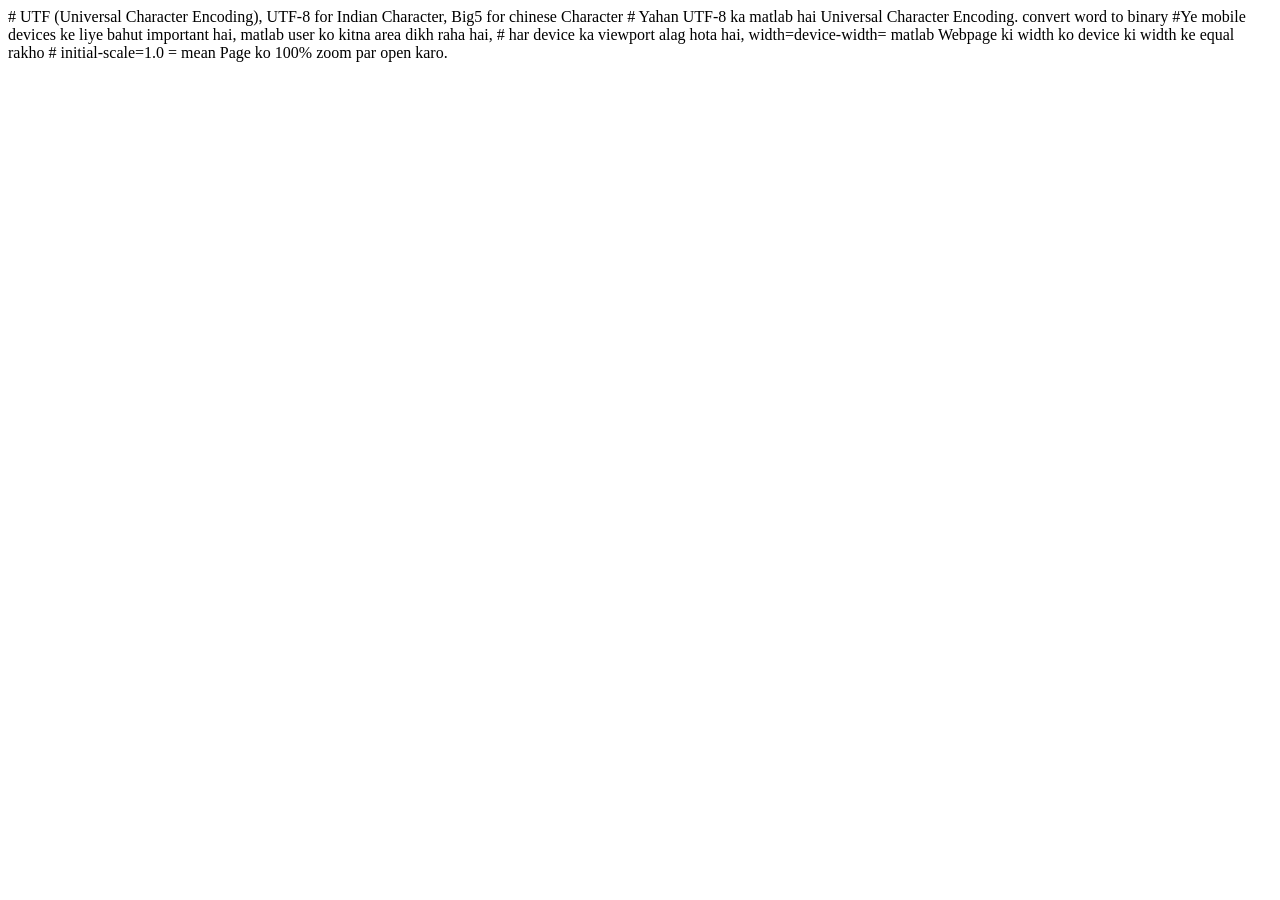
<file: Capter_1/Forms.html>
<!DOCTYPE html>
<html lang="en">
<head>      # UTF (Universal Character Encoding), UTF-8 for Indian Character, Big5 for chinese Character
    <meta charset="UTF-8">   # Yahan UTF-8 ka matlab hai Universal Character Encoding. convert word to binary
    <meta name="viewport" content="width=device-width, initial-scale=1.0">  #Ye mobile devices ke liye bahut important hai, matlab user ko kitna area dikh raha hai,
    <title>Document</title>     # har device ka viewport alag hota hai, width=device-width= matlab Webpage ki width ko device ki width ke equal rakho
                                # initial-scale=1.0 = mean Page ko 100% zoom par open karo.
    <style>
        
    </style>
</head>
<body>
    
</body>
</html>
</file>
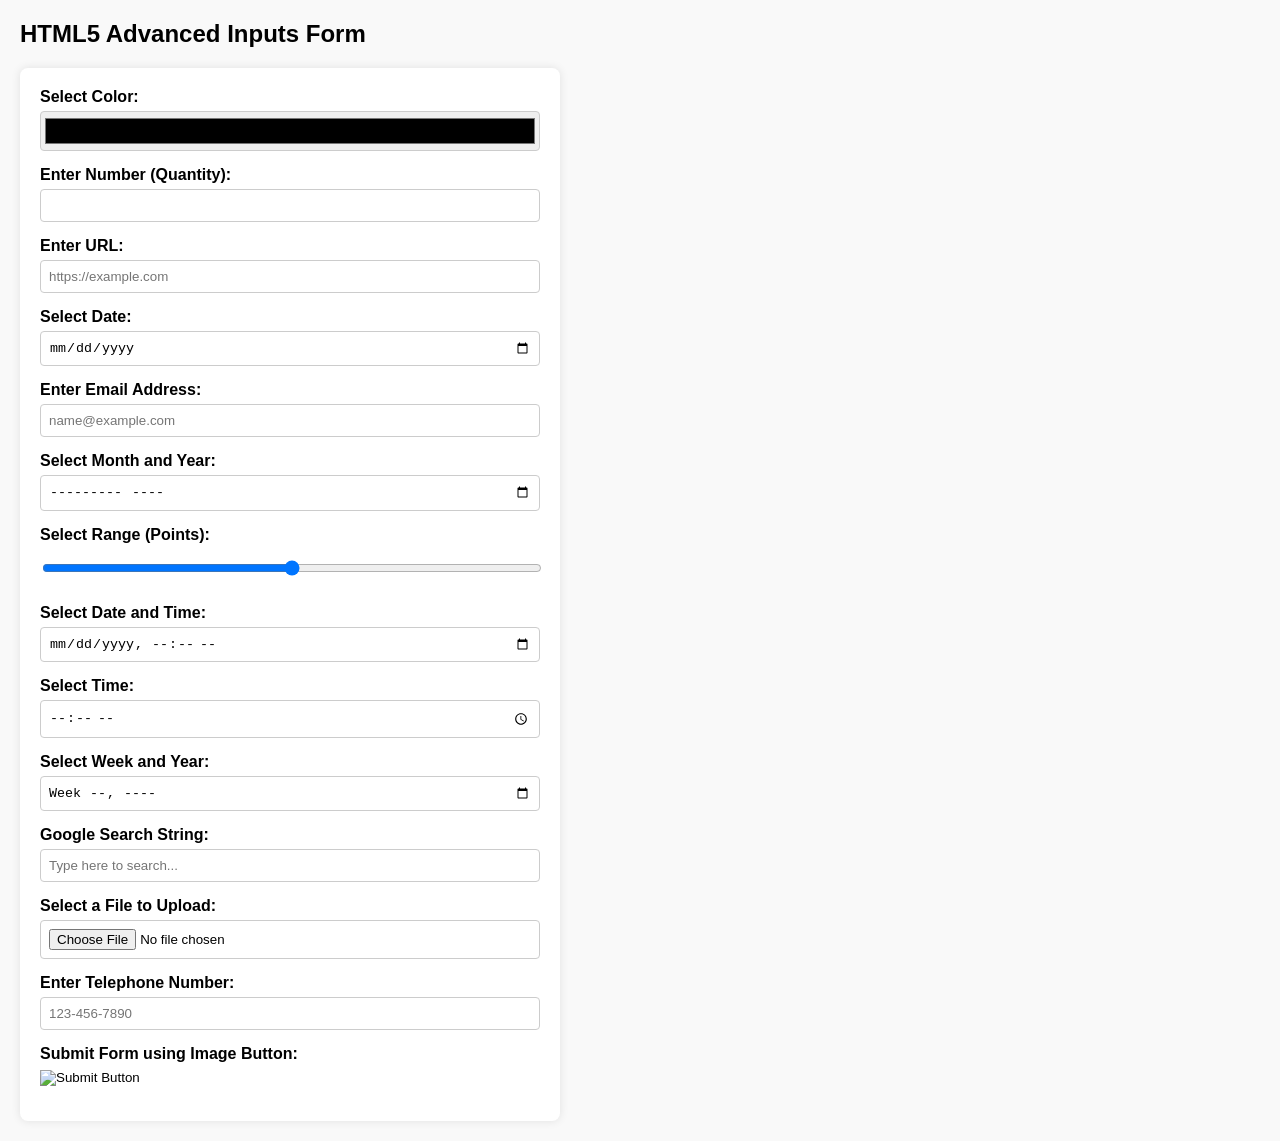
<file: Capter_1/new_inputs.html>
<!DOCTYPE html>
<html>
<head>    
    <meta charset="UTF-8"> 
    <meta name="viewport" content="width=device-width, initial-scale=1.0">
    <title>HTML5 Advanced Input Elements Form</title>
    <style>
        body { font-family: Arial, sans-serif; margin: 20px; background-color: #f9f9f9; }
        form { background: white; padding: 20px; border-radius: 8px; box-shadow: 0 0 10px rgba(0,0,0,0.1); max-width: 500px; }
        div { margin-bottom: 15px; }
        label { display: block; font-weight: bold; margin-bottom: 5px; }
        input:not([type="image"]) { width: 100%; padding: 8px; box-sizing: border-box; border: 1px solid #ccc; border-radius: 4px; }
        input[type="color"] { height: 40px; padding: 2px; }
    </style>
</head>
<body>

    <h2>HTML5 Advanced Inputs Form</h2>
    
    <form action="#" method="POST">

        <div>
            <label for="favcolor">Select Color:</label>
            <input type="color" id="favcolor" name="favcolor">
        </div>

        <div>
            <label for="quantity">Enter Number (Quantity):</label>
            <input type="number" id="quantity" name="quantity" min="1" max="10">
        </div>

        <div>
            <label for="homepage">Enter URL:</label>
            <input type="url" id="homepage" name="homepage" placeholder="https://example.com">
        </div>

        <div>
            <label for="birthday">Select Date:</label>
            <input type="date" id="birthday" name="birthday">
        </div>

        <div>
            <label for="email">Enter Email Address:</label>
            <input type="email" id="email" name="email" placeholder="name@example.com">
        </div>

        <div>
            <label for="bdaymonth">Select Month and Year:</label>
            <input type="month" id="bdaymonth" name="bdaymonth">
        </div>

        <div>
            <label for="points">Select Range (Points):</label>
            <input type="range" id="points" name="points" min="0" max="100">
        </div>

        <div>
            <label for="meeting-time">Select Date and Time:</label>
            <input type="datetime-local" id="meeting-time" name="meeting-time">
        </div>

        <div>
            <label for="appt">Select Time:</label>
            <input type="time" id="appt" name="appt">
        </div>

        <div>
            <label for="week">Select Week and Year:</label>
            <input type="week" id="week" name="week">
        </div>

        <div>
            <label for="gsearch">Google Search String:</label>
            <input type="search" id="gsearch" name="gsearch" placeholder="Type here to search...">
        </div>

        <div>
            <label for="myfile">Select a File to Upload:</label>
            <input type="file" id="myfile" name="myfile">
        </div>

        <div>
            <label for="phone">Enter Telephone Number:</label>
            <input type="tel" id="phone" name="phone" placeholder="123-456-7890">
        </div>

        <div>
            <label>Submit Form using Image Button:</label>
            <input type="image" src="https://via.placeholder.com/100x40?text=Submit" alt="Submit Button">
        </div>

    </form>

</body>
</html>
</file>
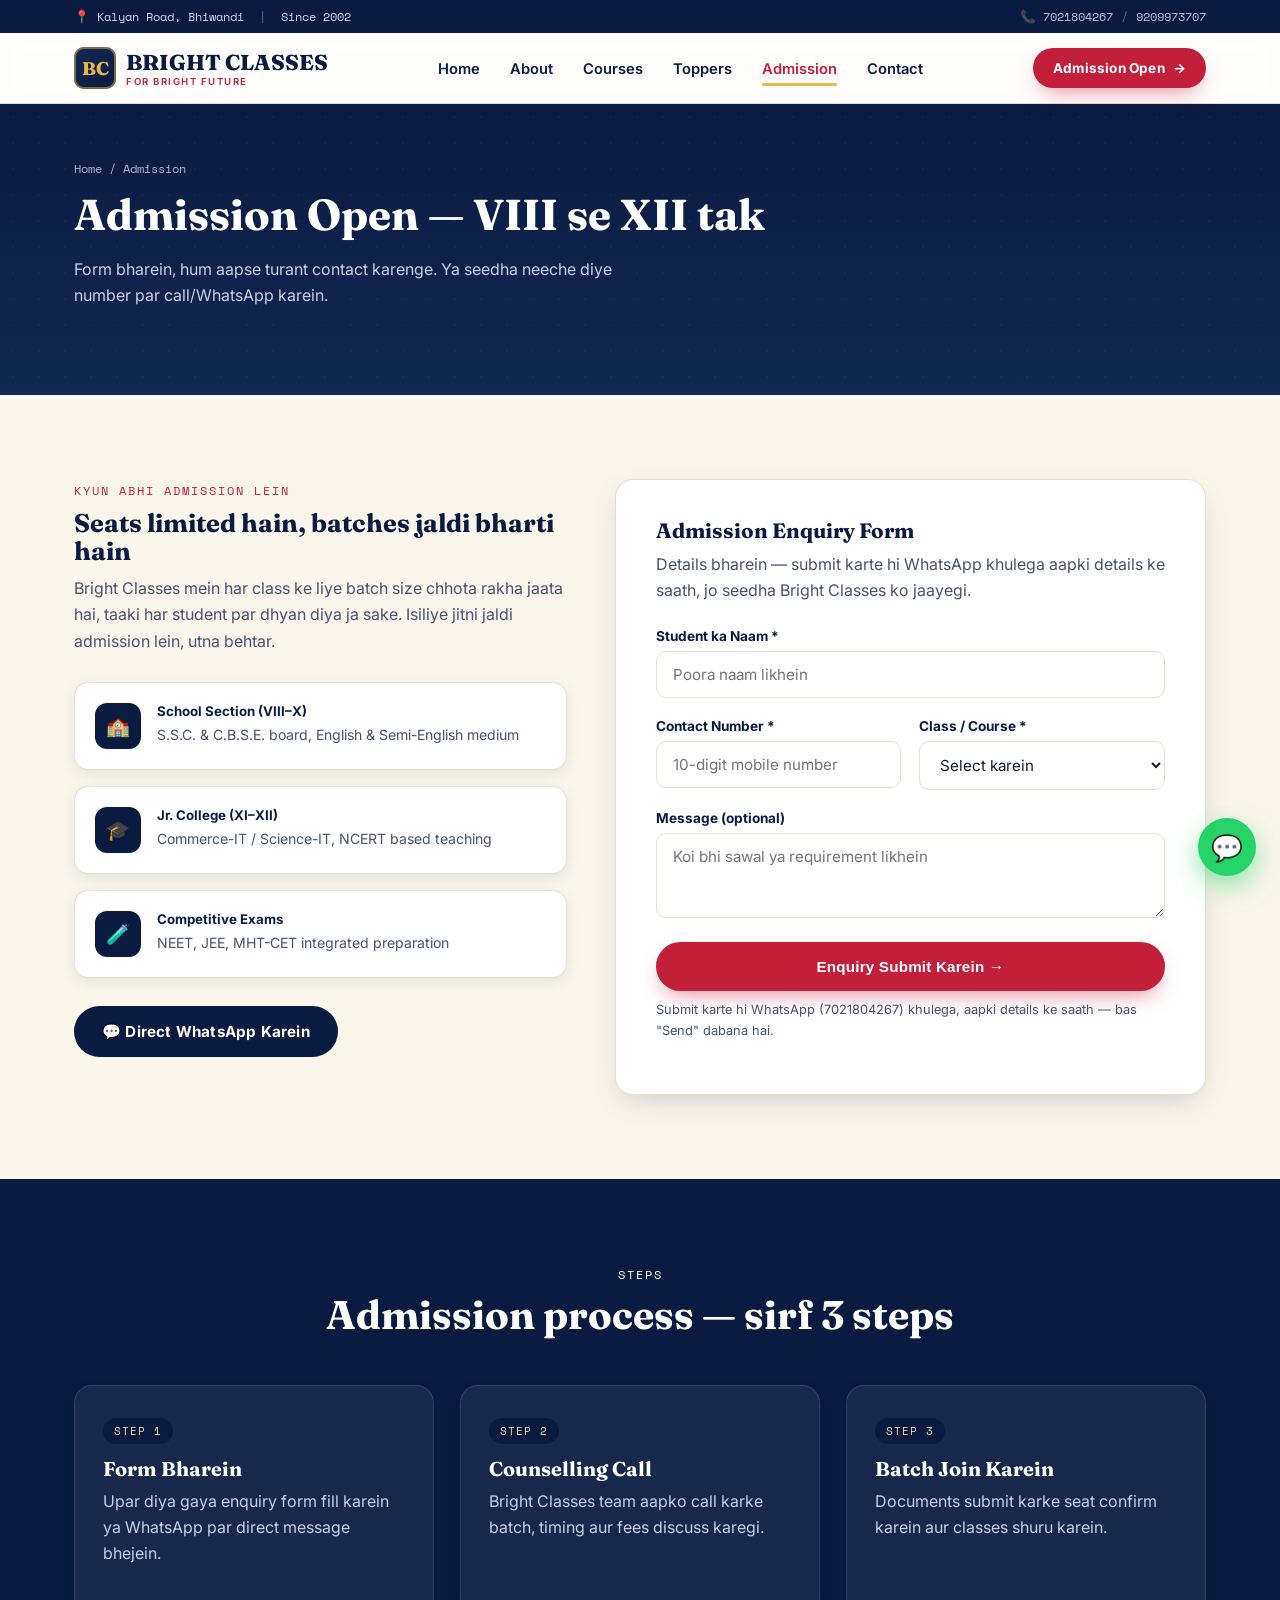
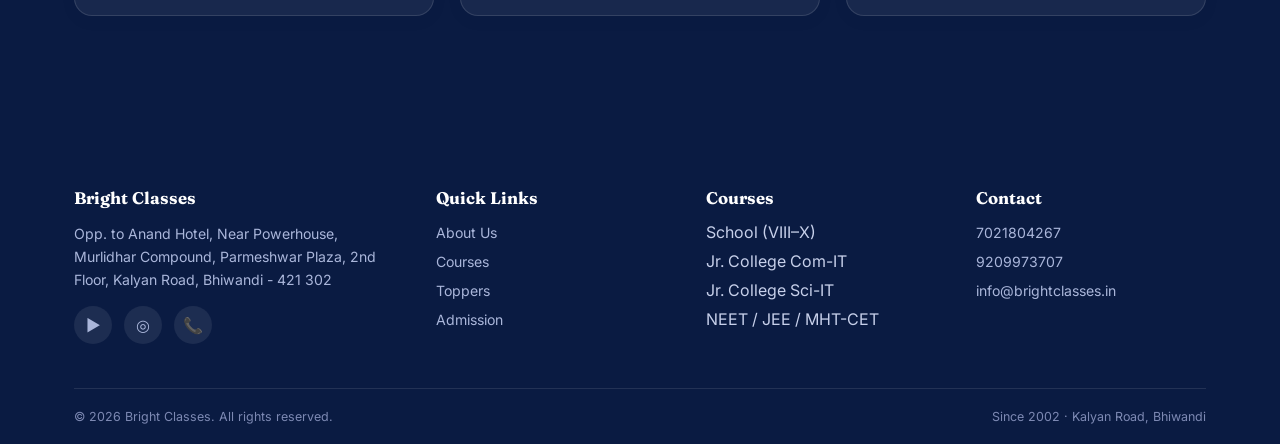
<file: Website/admission.html>
<!DOCTYPE html>
<html lang="en">
<head>
<meta charset="UTF-8">
<meta name="viewport" content="width=device-width, initial-scale=1.0">
<title>Admission Open | Bright Classes Bhiwandi</title>
<meta name="description" content="Bright Classes mein VIII se XII tak admission open hai. Form bharein aur turant WhatsApp par confirmation paayein.">
<link rel="preconnect" href="https://fonts.googleapis.com">
<link href="https://fonts.googleapis.com/css2?family=Fraunces:ital,wght@0,600;0,700;0,800;0,900;1,600&family=Inter:wght@400;500;600;700;800&family=Space+Mono:wght@400;700&display=swap" rel="stylesheet">
<link rel="stylesheet" href="styles.css">
</head>
<body>

<div class="topbar">
  <div class="container">
    <div>📍 Kalyan Road, Bhiwandi <span class="sep">|</span> Since 2002</div>
    <div><a href="tel:+917021804267">📞 7021804267</a><span class="sep">/</span><a href="tel:+919209973707">9209973707</a></div>
  </div>
</div>

<nav class="nav">
  <div class="container">
    <a href="index.html" class="brand">
      <span class="mark">BC</span>
      <span>BRIGHT CLASSES<small>For Bright Future</small></span>
    </a>
    <ul class="nav-links">
      <li><a href="index.html">Home</a></li>
      <li><a href="index.html#about">About</a></li>
      <li><a href="index.html#courses">Courses</a></li>
      <li><a href="toppers.html">Toppers</a></li>
      <li><a href="admission.html" class="active">Admission</a></li>
      <li><a href="contact.html">Contact</a></li>
    </ul>
    <div class="nav-cta">
      <a href="admission.html" class="btn btn-primary btn-sm"><span class="label">Admission Open</span> →</a>
      <button class="nav-toggle" aria-label="Toggle menu">☰</button>
    </div>
  </div>
</nav>

<header class="page-header">
  <div class="container">
    <div class="breadcrumb"><a href="index.html">Home</a> / Admission</div>
    <h1>Admission Open — VIII se XII tak</h1>
    <p style="color:#c7d0ea;max-width:560px">Form bharein, hum aapse turant contact karenge. Ya seedha neeche diye number par call/WhatsApp karein.</p>
  </div>
</header>

<section class="section section-cream">
  <div class="container" style="display:grid;grid-template-columns:1fr 1.2fr;gap:48px;align-items:flex-start;">

    <div class="reveal">
      <span class="kicker">Kyun Abhi Admission lein </span>
      <h2 style="font-size:1.6rem">Seats limited hain, batches jaldi bharti hain</h2>
      <p>Bright Classes mein har class ke liye batch size chhota rakha jaata hai, taaki har student par dhyan diya ja sake. Isiliye jitni jaldi admission lein, utna behtar.</p>

      <div style="display:flex;flex-direction:column;gap:16px;margin-top:28px">
        <div class="info-card">
          <div class="ic">🏫</div>
          <div><h5>School Section (VIII–X)</h5><p>S.S.C. &amp; C.B.S.E. board, English &amp; Semi-English medium</p></div>
        </div>
        <div class="info-card">
          <div class="ic">🎓</div>
          <div><h5>Jr. College (XI–XII)</h5><p>Commerce-IT / Science-IT, NCERT based teaching</p></div>
        </div>
        <div class="info-card">
          <div class="ic">🧪</div>
          <div><h5>Competitive Exams</h5><p>NEET, JEE, MHT-CET integrated preparation</p></div>
        </div>
      </div>

      <div style="margin-top:28px">
        <a href="https://wa.me/917021804267" target="_blank" class="btn btn-navy">💬 Direct WhatsApp Karein</a>
      </div>
    </div>

    <div class="reveal">
      <div class="form-card">
        <h3 style="font-size:1.3rem">Admission Enquiry Form</h3>
        <p style="margin-bottom:24px">Details bharein — submit karte hi WhatsApp khulega aapki details ke saath, jo seedha Bright Classes ko jaayegi.</p>
        <form id="admissionForm">
          <div class="field">
            <label for="fname">Student ka Naam *</label>
            <input type="text" id="fname" name="fname" placeholder="Poora naam likhein" required>
          </div>
          <div class="field-row">
            <div class="field">
              <label for="fphone">Contact Number *</label>
              <input type="tel" id="fphone" name="fphone" placeholder="10-digit mobile number" pattern="[0-9]{10}" required>
            </div>
            <div class="field">
              <label for="fclass">Class / Course *</label>
              <select id="fclass" name="fclass" required>
                <option value="">Select karein</option>
                <option value="VIII">VIII</option>
                <option value="IX">IX</option>
                <option value="X (SSC)">X (SSC)</option>
                <option value="X (CBSE)">X (CBSE)</option>
                <option value="XI Commerce-IT">XI Commerce-IT</option>
                <option value="XI Science-IT">XI Science-IT</option>
                <option value="XII Commerce-IT">XII Commerce-IT</option>
                <option value="XII Science-IT">XII Science-IT</option>
                <option value="NEET/JEE/MHT-CET">NEET / JEE / MHT-CET</option>
              </select>
            </div>
          </div>
          <div class="field">
            <label for="fmessage">Message (optional)</label>
            <textarea id="fmessage" name="fmessage" rows="3" placeholder="Koi bhi sawal ya requirement likhein"></textarea>
          </div>
          <button type="submit" class="btn btn-primary" style="width:100%;justify-content:center">Enquiry Submit Karein →</button>
          <p class="form-note">Submit karte hi WhatsApp (7021804267) khulega, aapki details ke saath — bas "Send" dabana hai.</p>
          <div class="success-box" id="formSuccess">✅ Aapki details ready hain! WhatsApp mein message check karein aur "Send" dabayein — Bright Classes team turant reply karegi.</div>
        </form>
      </div>
    </div>

  </div>
</section>

<section class="section section-navy">
  <div class="container">
    <div class="section-head reveal">
      <span class="kicker">Steps</span>
      <h2>Admission process — sirf 3 steps</h2>
    </div>
    <div class="grid-3 reveal">
      <div class="offer-card" style="background:rgba(255,255,255,.06);border-color:rgba(255,255,255,.12)">
        <span class="tag">STEP 1</span>
        <h3 style="color:#fff">Form Bharein</h3>
        <p style="color:#c7d0ea">Upar diya gaya enquiry form fill karein ya WhatsApp par direct message bhejein.</p>
      </div>
      <div class="offer-card" style="background:rgba(255,255,255,.06);border-color:rgba(255,255,255,.12)">
        <span class="tag">STEP 2</span>
        <h3 style="color:#fff">Counselling Call</h3>
        <p style="color:#c7d0ea">Bright Classes team aapko call karke batch, timing aur fees discuss karegi.</p>
      </div>
      <div class="offer-card" style="background:rgba(255,255,255,.06);border-color:rgba(255,255,255,.12)">
        <span class="tag">STEP 3</span>
        <h3 style="color:#fff">Batch Join Karein</h3>
        <p style="color:#c7d0ea">Documents submit karke seat confirm karein aur classes shuru karein.</p>
      </div>
    </div>
  </div>
</section>

<footer>
  <div class="container">
    <div class="footer-grid">
      <div>
        <h5>Bright Classes</h5>
        <p>Opp. to Anand Hotel, Near Powerhouse, Murlidhar Compound, Parmeshwar Plaza, 2nd Floor, Kalyan Road, Bhiwandi - 421 302</p>
        <div class="social-row">
          <a href="https://www.youtube.com/@brighteducationalchannel9335" target="_blank" aria-label="YouTube">▶</a>
          <a href="https://instagram.com/bright_education26" target="_blank" aria-label="Instagram">◎</a>
          <a href="tel:+917021804267" aria-label="Call">📞</a>
        </div>
      </div>
      <div>
        <h5>Quick Links</h5>
        <ul>
          <li><a href="index.html#about">About Us</a></li>
          <li><a href="index.html#courses">Courses</a></li>
          <li><a href="toppers.html">Toppers</a></li>
          <li><a href="admission.html">Admission</a></li>
        </ul>
      </div>
      <div>
        <h5>Courses</h5>
        <ul>
          <li>School (VIII–X)</li>
          <li>Jr. College Com-IT</li>
          <li>Jr. College Sci-IT</li>
          <li>NEET / JEE / MHT-CET</li>
        </ul>
      </div>
      <div>
        <h5>Contact</h5>
        <ul>
          <li><a href="tel:+917021804267">7021804267</a></li>
          <li><a href="tel:+919209973707">9209973707</a></li>
          <li><a href="mailto:info@brightclasses.in">info@brightclasses.in</a></li>
        </ul>
      </div>
    </div>
    <div class="footer-bottom">
      <span>© 2026 Bright Classes. All rights reserved.</span>
      <span>Since 2002 · Kalyan Road, Bhiwandi</span>
    </div>
  </div>
</footer>

<a href="https://wa.me/917021804267" target="_blank" class="whatsapp-float" aria-label="WhatsApp">💬</a>
<script src="script.js"></script>
</body>
</html>
</file>
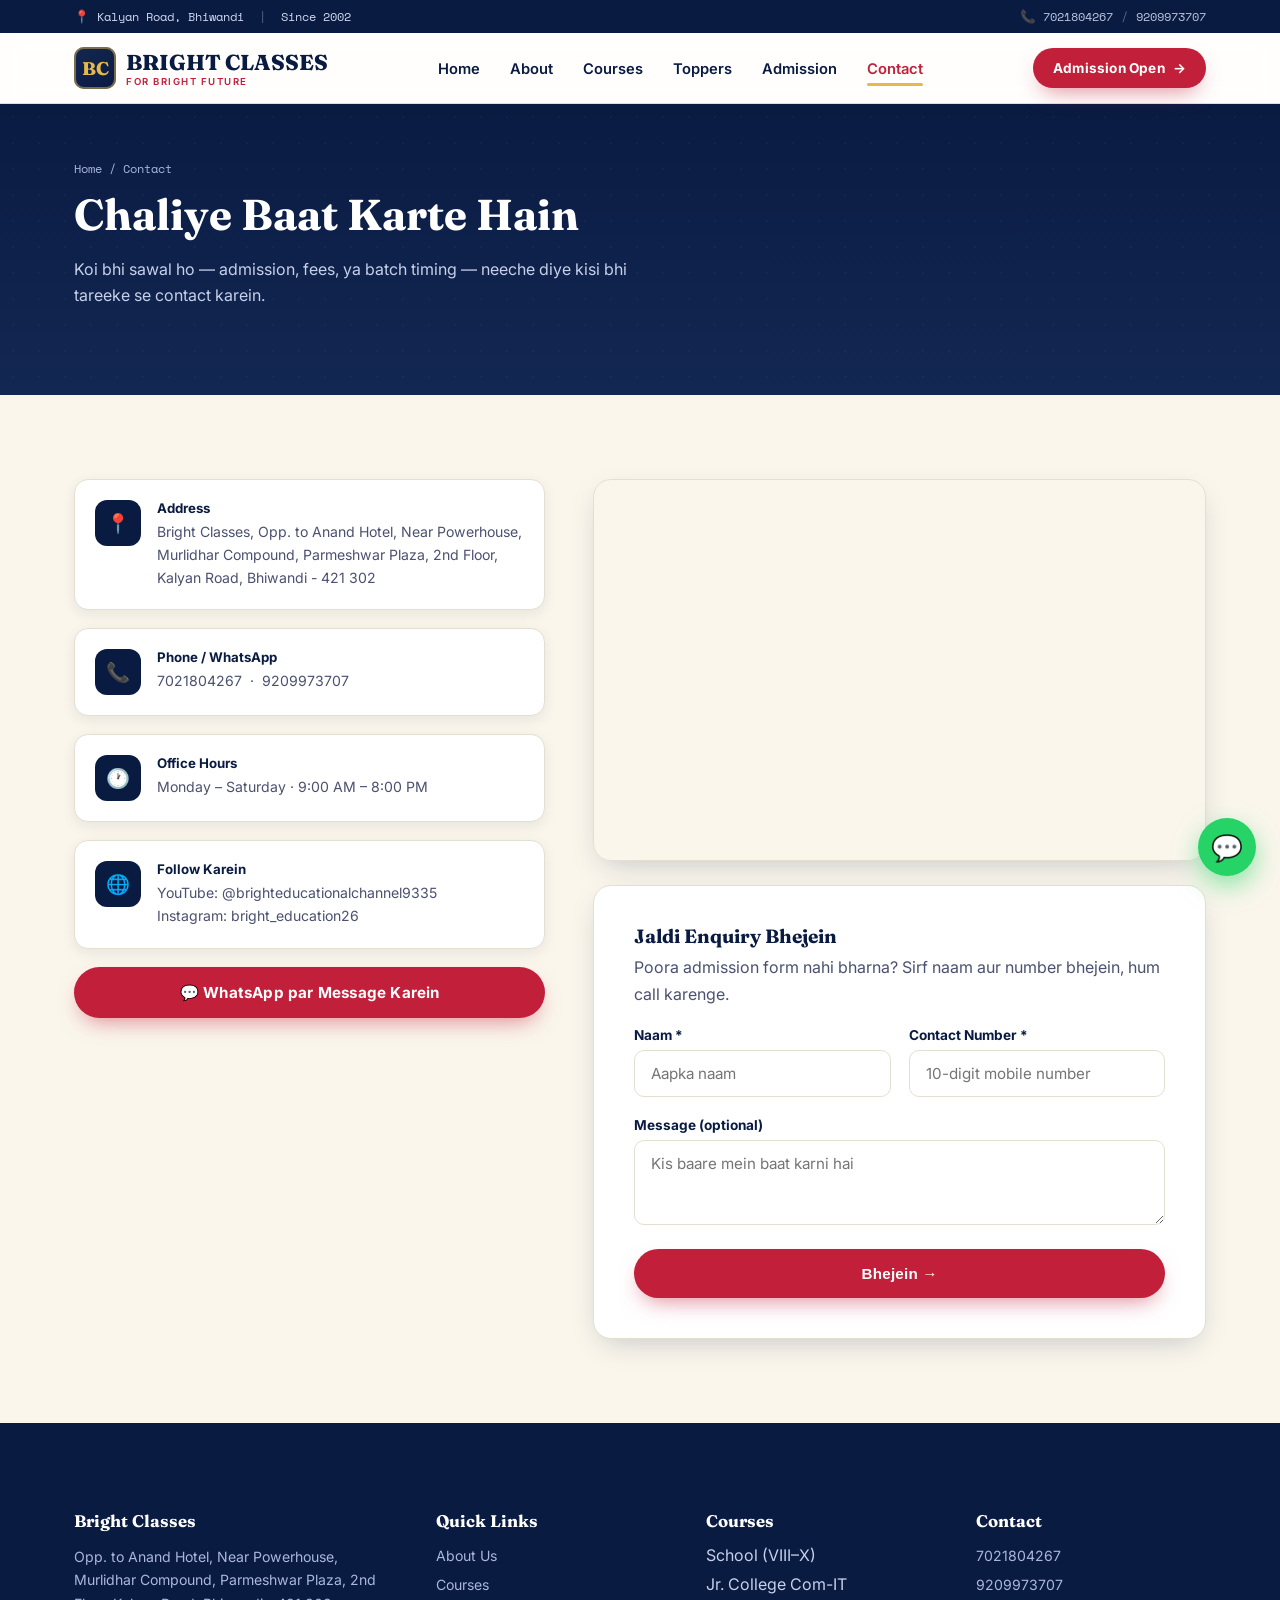
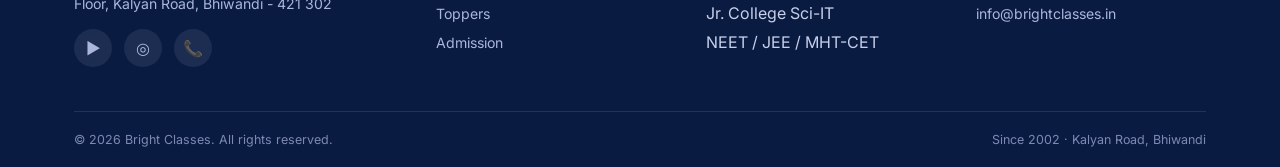
<file: Website/contact.html>
<!DOCTYPE html>
<html lang="en">
<head>
<meta charset="UTF-8">
<meta name="viewport" content="width=device-width, initial-scale=1.0">
<title>Contact Us | Bright Classes Bhiwandi</title>
<meta name="description" content="Bright Classes se contact karein — Kalyan Road, Bhiwandi. Phone, WhatsApp aur location map yahan available hai.">
<link rel="preconnect" href="https://fonts.googleapis.com">
<link href="https://fonts.googleapis.com/css2?family=Fraunces:ital,wght@0,600;0,700;0,800;0,900;1,600&family=Inter:wght@400;500;600;700;800&family=Space+Mono:wght@400;700&display=swap" rel="stylesheet">
<link rel="stylesheet" href="styles.css">
</head>
<body>

<div class="topbar">
  <div class="container">
    <div>📍 Kalyan Road, Bhiwandi <span class="sep">|</span> Since 2002</div>
    <div><a href="tel:+917021804267">📞 7021804267</a><span class="sep">/</span><a href="tel:+919209973707">9209973707</a></div>
  </div>
</div>

<nav class="nav">
  <div class="container">
    <a href="index.html" class="brand">
      <span class="mark">BC</span>
      <span>BRIGHT CLASSES<small>For Bright Future</small></span>
    </a>
    <ul class="nav-links">
      <li><a href="index.html">Home</a></li>
      <li><a href="index.html#about">About</a></li>
      <li><a href="index.html#courses">Courses</a></li>
      <li><a href="toppers.html">Toppers</a></li>
      <li><a href="admission.html">Admission</a></li>
      <li><a href="contact.html" class="active">Contact</a></li>
    </ul>
    <div class="nav-cta">
      <a href="admission.html" class="btn btn-primary btn-sm"><span class="label">Admission Open</span> →</a>
      <button class="nav-toggle" aria-label="Toggle menu">☰</button>
    </div>
  </div>
</nav>

<header class="page-header">
  <div class="container">
    <div class="breadcrumb"><a href="index.html">Home</a> / Contact</div>
    <h1>Chaliye Baat Karte Hain</h1>
    <p style="color:#c7d0ea;max-width:560px">Koi bhi sawal ho — admission, fees, ya batch timing — neeche diye kisi bhi tareeke se contact karein.</p>
  </div>
</header>

<section class="section section-cream">
  <div class="container" style="display:grid;grid-template-columns:1fr 1.3fr;gap:48px;align-items:flex-start;">

    <div class="reveal" style="display:flex;flex-direction:column;gap:18px">
      <div class="info-card">
        <div class="ic">📍</div>
        <div>
          <h5>Address</h5>
          <p>Bright Classes, Opp. to Anand Hotel, Near Powerhouse, Murlidhar Compound, Parmeshwar Plaza, 2nd Floor, Kalyan Road, Bhiwandi - 421 302</p>
        </div>
      </div>
      <div class="info-card">
        <div class="ic">📞</div>
        <div>
          <h5>Phone / WhatsApp</h5>
          <p><a href="tel:+917021804267">7021804267</a> &nbsp;·&nbsp; <a href="tel:+919209973707">9209973707</a></p>
        </div>
      </div>
      <div class="info-card">
        <div class="ic">🕐</div>
        <div>
          <h5>Office Hours</h5>
          <p>Monday – Saturday · 9:00 AM – 8:00 PM</p>
        </div>
      </div>
      <div class="info-card">
        <div class="ic">🌐</div>
        <div>
          <h5>Follow Karein</h5>
          <p><a href="https://www.youtube.com/@brighteducationalchannel9335" target="_blank">YouTube: @brighteducationalchannel9335</a><br><a href="https://instagram.com/bright_education26" target="_blank">Instagram: bright_education26</a></p>
        </div>
      </div>
      <a href="https://wa.me/917021804267" target="_blank" class="btn btn-primary" style="justify-content:center">💬 WhatsApp par Message Karein</a>
    </div>

    <div class="reveal">
      <div class="map-wrap">
        <iframe
          src="https://www.google.com/maps?q=Anand+Hotel+Kalyan+Road+Bhiwandi&output=embed"
          allowfullscreen loading="lazy" referrerpolicy="no-referrer-when-downgrade"
          title="Bright Classes Location Map">
        </iframe>
      </div>
      <div class="form-card" style="margin-top:24px">
        <h3 style="font-size:1.2rem">Jaldi Enquiry Bhejein</h3>
        <p style="margin-bottom:20px">Poora admission form nahi bharna? Sirf naam aur number bhejein, hum call karenge.</p>
        <form id="admissionForm">
          <div class="field-row">
            <div class="field">
              <label for="fname">Naam *</label>
              <input type="text" id="fname" name="fname" placeholder="Aapka naam" required>
            </div>
            <div class="field">
              <label for="fphone">Contact Number *</label>
              <input type="tel" id="fphone" name="fphone" placeholder="10-digit mobile number" pattern="[0-9]{10}" required>
            </div>
          </div>
          <input type="hidden" id="fclass" value="Contact Page Enquiry">
          <div class="field">
            <label for="fmessage">Message (optional)</label>
            <textarea id="fmessage" name="fmessage" rows="3" placeholder="Kis baare mein baat karni hai"></textarea>
          </div>
          <button type="submit" class="btn btn-primary" style="width:100%;justify-content:center">Bhejein →</button>
          <div class="success-box" id="formSuccess">✅ Details ready hain! WhatsApp mein "Send" dabayein.</div>
        </form>
      </div>
    </div>

  </div>
</section>

<footer>
  <div class="container">
    <div class="footer-grid">
      <div>
        <h5>Bright Classes</h5>
        <p>Opp. to Anand Hotel, Near Powerhouse, Murlidhar Compound, Parmeshwar Plaza, 2nd Floor, Kalyan Road, Bhiwandi - 421 302</p>
        <div class="social-row">
          <a href="https://www.youtube.com/@brighteducationalchannel9335" target="_blank" aria-label="YouTube">▶</a>
          <a href="https://instagram.com/bright_education26" target="_blank" aria-label="Instagram">◎</a>
          <a href="tel:+917021804267" aria-label="Call">📞</a>
        </div>
      </div>
      <div>
        <h5>Quick Links</h5>
        <ul>
          <li><a href="index.html#about">About Us</a></li>
          <li><a href="index.html#courses">Courses</a></li>
          <li><a href="toppers.html">Toppers</a></li>
          <li><a href="admission.html">Admission</a></li>
        </ul>
      </div>
      <div>
        <h5>Courses</h5>
        <ul>
          <li>School (VIII–X)</li>
          <li>Jr. College Com-IT</li>
          <li>Jr. College Sci-IT</li>
          <li>NEET / JEE / MHT-CET</li>
        </ul>
      </div>
      <div>
        <h5>Contact</h5>
        <ul>
          <li><a href="tel:+917021804267">7021804267</a></li>
          <li><a href="tel:+919209973707">9209973707</a></li>
          <li><a href="mailto:info@brightclasses.in">info@brightclasses.in</a></li>
        </ul>
      </div>
    </div>
    <div class="footer-bottom">
      <span>© 2026 Bright Classes. All rights reserved.</span>
      <span>Since 2002 · Kalyan Road, Bhiwandi</span>
    </div>
  </div>
</footer>

<a href="https://wa.me/917021804267" target="_blank" class="whatsapp-float" aria-label="WhatsApp">💬</a>
<script src="script.js"></script>
</body>
</html>
</file>
<file: bright-education-website/styles.css>
/* ============================================================
   BRIGHT CLASSES — Design Tokens
   Palette born from the brand's own achievement certificates:
   navy authority, gold foil accents, crimson urgency, cream paper.
   ============================================================ */
:root{
  --navy-900:#0A1B42;
  --navy-800:#122752;
  --navy-700:#1C3868;
  --navy-600:#294A85;
  --gold:#E7B84B;
  --gold-light:#F6DD9C;
  --crimson:#C21F3A;
  --crimson-dark:#9A1730;
  --green:#1D8A54;
  --cream:#FAF6EC;
  --paper:#FFFFFF;
  --ink:#151A2E;
  --ink-soft:#4B5170;
  --line:#E4DFD0;

  --display:'Fraunces', Georgia, serif;
  --body:'Inter', -apple-system, sans-serif;
  --mono:'Space Mono', monospace;

  --radius:18px;
  --radius-sm:10px;
  --shadow-card: 0 10px 30px -10px rgba(10,27,66,.25);
  --shadow-soft: 0 4px 14px rgba(10,27,66,.08);
  --container: 1180px;
}

*{box-sizing:border-box;}
html{scroll-behavior:smooth;}
body{
  margin:0;
  font-family:var(--body);
  color:var(--ink);
  background:var(--cream);
  -webkit-font-smoothing:antialiased;
}
img{max-width:100%;display:block;}
a{color:inherit;text-decoration:none;}
ul{list-style:none;margin:0;padding:0;}
h1,h2,h3,h4{font-family:var(--display);margin:0 0 .4em;line-height:1.1;color:var(--navy-900);}
p{line-height:1.65;color:var(--ink-soft);margin:0 0 1em;}
.container{max-width:var(--container);margin:0 auto;padding:0 24px;}
.mono{font-family:var(--mono);}

/* Reduced motion respect */
@media (prefers-reduced-motion: reduce){
  *{animation-duration:.001ms !important;animation-iteration-count:1 !important;transition-duration:.001ms !important;scroll-behavior:auto !important;}
}

/* ---------- Buttons ---------- */
.btn{
  display:inline-flex;align-items:center;gap:8px;
  padding:14px 26px;border-radius:100px;
  font-weight:700;font-size:.95rem;letter-spacing:.2px;
  border:2px solid transparent;cursor:pointer;
  transition:transform .18s ease, box-shadow .18s ease, background .18s ease;
}
.btn:focus-visible{outline:3px solid var(--gold);outline-offset:3px;}
.btn:hover{transform:translateY(-2px);}
.btn-primary{background:var(--crimson);color:#fff;box-shadow:0 10px 22px -8px rgba(194,31,58,.55);}
.btn-primary:hover{background:var(--crimson-dark);}
.btn-gold{background:var(--gold);color:var(--navy-900);box-shadow:0 10px 22px -8px rgba(231,184,75,.55);}
.btn-outline{background:transparent;color:var(--paper);border-color:rgba(255,255,255,.5);}
.btn-outline:hover{background:rgba(255,255,255,.12);}
.btn-navy{background:var(--navy-900);color:#fff;}
.btn-navy:hover{background:var(--navy-800);}
.btn-sm{padding:10px 18px;font-size:.85rem;}

/* ---------- Top bar ---------- */
.topbar{
  background:var(--navy-900);color:#cfd7ef;font-family:var(--mono);
  font-size:.78rem;padding:7px 0;
}
.topbar .container{display:flex;justify-content:space-between;align-items:center;flex-wrap:wrap;gap:6px;}
.topbar a{opacity:.9;}
.topbar a:hover{color:var(--gold-light);}
.topbar .sep{opacity:.4;margin:0 8px;}

/* ---------- Nav ---------- */
.nav{
  position:sticky;top:0;z-index:50;
  background:rgba(255,255,255,.9);backdrop-filter:blur(10px);
  border-bottom:1px solid var(--line);
}
.nav .container{display:flex;align-items:center;justify-content:space-between;padding-top:14px;padding-bottom:14px;}
.brand{display:flex;align-items:center;gap:10px;font-family:var(--display);font-weight:800;font-size:1.35rem;color:var(--navy-900);}
.brand .mark{
  width:42px;height:42px;border-radius:10px;
  background:linear-gradient(145deg,var(--navy-800),var(--navy-900));
  display:flex;align-items:center;justify-content:center;
  color:var(--gold);font-family:var(--display);font-weight:800;font-size:1.15rem;
  box-shadow:inset 0 0 0 2px rgba(231,184,75,.5);
}
.brand small{display:block;font-family:var(--body);font-weight:600;font-size:.6rem;letter-spacing:1.5px;color:var(--crimson);text-transform:uppercase;}
.nav-links{display:flex;align-items:center;gap:30px;}
.nav-links a{font-weight:600;font-size:.92rem;color:var(--navy-900);position:relative;padding:4px 0;}
.nav-links a.active,.nav-links a:hover{color:var(--crimson);}
.nav-links a.active::after{content:'';position:absolute;left:0;right:0;bottom:-4px;height:3px;background:var(--gold);border-radius:2px;}
.nav-cta{display:flex;gap:10px;align-items:center;}
.nav-toggle{display:none;background:none;border:none;font-size:1.6rem;color:var(--navy-900);cursor:pointer;}

@media (max-width:900px){
  .nav-links{position:fixed;top:0;right:-100%;height:100vh;width:78%;max-width:320px;
    background:var(--navy-900);flex-direction:column;align-items:flex-start;
    padding:100px 32px 32px;gap:26px;transition:right .35s ease;box-shadow:-10px 0 40px rgba(0,0,0,.3);}
  .nav-links.open{right:0;}
  .nav-links a{color:#fff;font-size:1.05rem;}
  .nav-links a.active,.nav-links a:hover{color:var(--gold-light);}
  .nav-toggle{display:block;}
  .nav-cta .btn span.label{display:none;}
}

/* ---------- Hero ---------- */
.hero{
  background:radial-gradient(1200px 600px at 85% -10%, rgba(231,184,75,.18), transparent 60%),
             linear-gradient(180deg,var(--navy-900),var(--navy-800) 60%,var(--navy-800));
  color:#fff;position:relative;overflow:hidden;padding:64px 0 90px;
}
.hero::before{
  content:'';position:absolute;inset:0;
  background-image:radial-gradient(rgba(255,255,255,.06) 1px, transparent 1px);
  background-size:26px 26px;opacity:.5;pointer-events:none;
}
.hero-grid{display:grid;grid-template-columns:1.1fr .9fr;gap:56px;align-items:center;position:relative;z-index:1;}
.eyebrow{
  display:inline-flex;align-items:center;gap:8px;
  background:rgba(231,184,75,.14);border:1px solid rgba(231,184,75,.4);
  color:var(--gold-light);font-family:var(--mono);font-size:.75rem;letter-spacing:1px;
  padding:7px 14px;border-radius:100px;margin-bottom:20px;text-transform:uppercase;
}
.hero h1{color:#fff;font-size:clamp(2.2rem,4.4vw,3.4rem);margin-bottom:.35em;}
.hero h1 em{font-style:italic;color:var(--gold-light);}
.hero p.lead{color:#c7d0ea;font-size:1.08rem;max-width:520px;}
.hero-actions{display:flex;gap:16px;margin-top:30px;flex-wrap:wrap;}
.hero-stats{display:flex;gap:28px;margin-top:44px;flex-wrap:wrap;}
.hero-stats .stat b{display:block;font-family:var(--mono);font-size:1.7rem;color:var(--gold-light);}
.hero-stats .stat span{font-size:.78rem;color:#aab6da;letter-spacing:.3px;}

/* ---------- Marksheet signature card ---------- */
.marksheet{
  background:var(--paper);color:var(--ink);border-radius:16px;
  box-shadow:0 30px 60px -20px rgba(0,0,0,.5);
  transform:rotate(1.2deg);position:relative;overflow:hidden;
  border:1px solid var(--line);
}
.marksheet::before{content:'';position:absolute;top:0;left:0;right:0;height:8px;
  background:linear-gradient(90deg,var(--crimson),var(--gold),var(--navy-700));}
.ms-head{padding:20px 24px 12px;border-bottom:1px dashed var(--line);display:flex;justify-content:space-between;align-items:flex-start;}
.ms-head h4{margin:0;font-size:1.05rem;}
.ms-head span{font-family:var(--mono);font-size:.7rem;color:var(--ink-soft);}
.ms-seal{
  width:56px;height:56px;border-radius:50%;border:2px solid var(--green);
  color:var(--green);display:flex;align-items:center;justify-content:center;
  font-family:var(--mono);font-weight:700;font-size:.62rem;text-align:center;line-height:1.1;
  transform:rotate(-14deg);flex-shrink:0;
}
.ms-rows{padding:14px 24px;}
.ms-row{display:flex;justify-content:space-between;padding:9px 0;border-bottom:1px solid var(--line);font-family:var(--mono);font-size:.82rem;}
.ms-row span:first-child{color:var(--ink-soft);}
.ms-row span:last-child{font-weight:700;color:var(--navy-900);}
.ms-total{display:flex;justify-content:space-between;align-items:center;padding:18px 24px;background:var(--navy-900);color:#fff;}
.ms-total .pct{font-family:var(--mono);font-size:2rem;font-weight:700;color:var(--gold-light);}
.ms-total .lbl{font-size:.7rem;letter-spacing:1px;text-transform:uppercase;color:#c7d0ea;}
.ms-rank{background:var(--gold);color:var(--navy-900);text-align:center;padding:8px;font-weight:800;font-size:.78rem;letter-spacing:.5px;text-transform:uppercase;}

/* ---------- Section basics ---------- */
.section{padding:84px 0;}
.section-cream{background:var(--cream);}
.section-navy{background:var(--navy-900);color:#fff;}
.section-navy h2, .section-navy .kicker{color:#fff;}
.section-head{max-width:640px;margin:0 auto 48px;text-align:center;}
.kicker{
  display:inline-block;font-family:var(--mono);font-size:.75rem;letter-spacing:2px;
  text-transform:uppercase;color:var(--crimson);margin-bottom:10px;
}
.section-head h2{font-size:clamp(1.7rem,3.4vw,2.5rem);}
.section-head p{margin:14px auto 0;}

/* ---------- Trust strip ---------- */
.trust-strip{background:var(--navy-800);padding:26px 0;}
.trust-strip .container{display:flex;justify-content:space-between;flex-wrap:wrap;gap:20px;}
.trust-item{display:flex;align-items:center;gap:12px;color:#e7ecfb;}
.trust-item .num{font-family:var(--mono);font-size:1.5rem;font-weight:700;color:var(--gold-light);}
.trust-item .txt{font-size:.78rem;color:#aab6da;max-width:120px;line-height:1.3;}

/* ---------- Cards grid: sections offered ---------- */
.grid-3{display:grid;grid-template-columns:repeat(3,1fr);gap:26px;}
.grid-2{display:grid;grid-template-columns:repeat(2,1fr);gap:26px;}
.offer-card{
  background:var(--paper);border-radius:var(--radius);padding:32px 28px;
  box-shadow:var(--shadow-soft);border:1px solid var(--line);
  transition:transform .2s ease, box-shadow .2s ease;
}
.offer-card:hover{transform:translateY(-6px);box-shadow:var(--shadow-card);}
.offer-card .tag{
  display:inline-block;font-family:var(--mono);font-size:.68rem;letter-spacing:1px;
  background:var(--navy-900);color:var(--gold-light);padding:5px 11px;border-radius:100px;margin-bottom:14px;
}
.offer-card h3{font-size:1.25rem;}
.offer-card ul{margin-top:14px;}
.offer-card ul li{padding:6px 0;color:var(--ink-soft);font-size:.92rem;display:flex;gap:8px;}
.offer-card ul li::before{content:'✓';color:var(--green);font-weight:700;}

/* ---------- Topper cards ---------- */
.topper-card{
  background:var(--paper);border-radius:var(--radius-sm);overflow:hidden;
  border:1px solid var(--line);box-shadow:var(--shadow-soft);
  transition:transform .2s ease, box-shadow .2s ease;position:relative;
}
.topper-card:hover{transform:translateY(-5px);box-shadow:var(--shadow-card);}
.topper-card .rank-badge{
  position:absolute;top:10px;left:10px;background:var(--navy-900);color:var(--gold-light);
  font-family:var(--mono);font-size:.72rem;font-weight:700;padding:4px 10px;border-radius:100px;z-index:2;
}
.topper-card .photo{aspect-ratio:1/1;overflow:hidden;background:var(--navy-800);}
.topper-card .photo img{width:100%;height:100%;object-fit:cover;}
.topper-card .info{padding:14px 14px 16px;}
.topper-card .info h4{font-size:.98rem;margin-bottom:2px;}
.topper-card .info .school{font-size:.72rem;color:var(--ink-soft);}
.topper-card .pct{
  font-family:var(--mono);font-weight:700;font-size:1.3rem;color:var(--green);
  display:flex;align-items:baseline;gap:4px;margin-top:6px;
}
.grid-toppers{display:grid;grid-template-columns:repeat(auto-fill,minmax(160px,1fr));gap:20px;}

/* ---------- Certificate gallery ---------- */
.grid-certs{display:grid;grid-template-columns:repeat(auto-fill,minmax(240px,1fr));gap:22px;}
.cert-card{border-radius:14px;overflow:hidden;box-shadow:var(--shadow-card);border:1px solid var(--line);background:#000;}
.cert-card img{transition:transform .4s ease;}
.cert-card:hover img{transform:scale(1.04);}

/* ---------- CTA banner ---------- */
.cta-banner{
  background:linear-gradient(120deg,var(--crimson),var(--crimson-dark));
  color:#fff;border-radius:24px;padding:52px;display:flex;justify-content:space-between;
  align-items:center;gap:30px;flex-wrap:wrap;box-shadow:0 26px 50px -20px rgba(194,31,58,.55);
}
.cta-banner h3{color:#fff;font-size:1.7rem;max-width:520px;}
.cta-banner p{color:#ffe3e6;}

/* ---------- Footer ---------- */
footer{background:var(--navy-900);color:#c7d0ea;padding:60px 0 0;}
.footer-grid{display:grid;grid-template-columns:1.4fr 1fr 1fr 1fr;gap:40px;padding-bottom:44px;border-bottom:1px solid rgba(255,255,255,.1);}
.footer-grid h5{color:#fff;font-family:var(--display);font-size:1.05rem;margin-bottom:14px;}
.footer-grid p, .footer-grid a{font-size:.88rem;color:#aab6da;}
.footer-grid ul li{margin-bottom:9px;}
.footer-grid a:hover{color:var(--gold-light);}
.footer-bottom{display:flex;justify-content:space-between;padding:20px 0;font-size:.78rem;color:#7d89b3;flex-wrap:wrap;gap:10px;}
.social-row{display:flex;gap:12px;margin-top:14px;}
.social-row a{
  width:38px;height:38px;border-radius:50%;background:rgba(255,255,255,.08);
  display:flex;align-items:center;justify-content:center;font-size:1rem;
}
.social-row a:hover{background:var(--gold);color:var(--navy-900);}

/* ---------- Floating WhatsApp ---------- */
.whatsapp-float{
  position:fixed;bottom:24px;right:24px;z-index:60;
  width:58px;height:58px;border-radius:50%;background:#25D366;color:#fff;
  display:flex;align-items:center;justify-content:center;font-size:1.6rem;
  box-shadow:0 10px 24px rgba(37,211,102,.5);animation:pulse 2.4s infinite;
}
@keyframes pulse{0%{box-shadow:0 0 0 0 rgba(37,211,102,.55);}70%{box-shadow:0 0 0 14px rgba(37,211,102,0);}100%{box-shadow:0 0 0 0 rgba(37,211,102,0);}}

/* ---------- Forms ---------- */
.form-card{background:var(--paper);border-radius:var(--radius);padding:40px;box-shadow:var(--shadow-card);border:1px solid var(--line);}
.field{margin-bottom:20px;}
.field label{display:block;font-weight:700;font-size:.85rem;margin-bottom:7px;color:var(--navy-900);}
.field input,.field select,.field textarea{
  width:100%;padding:13px 16px;border-radius:10px;border:1.5px solid var(--line);
  font-family:var(--body);font-size:.95rem;background:#fff;color:var(--ink);
  transition:border-color .18s ease, box-shadow .18s ease;
}
.field input:focus,.field select:focus,.field textarea:focus{
  outline:none;border-color:var(--navy-700);box-shadow:0 0 0 4px rgba(28,56,104,.12);
}
.field-row{display:grid;grid-template-columns:1fr 1fr;gap:18px;}
.form-note{font-size:.8rem;color:var(--ink-soft);margin-top:8px;}
.success-box{
  display:none;background:#e9f7ef;border:1.5px solid var(--green);color:#125e37;
  border-radius:12px;padding:16px 18px;margin-top:16px;font-size:.9rem;font-weight:600;
}
.success-box.show{display:block;}

/* ---------- Page header (inner pages) ---------- */
.page-header{
  background:linear-gradient(180deg,var(--navy-900),var(--navy-800));
  color:#fff;padding:56px 0 70px;position:relative;overflow:hidden;
}
.page-header::before{content:'';position:absolute;inset:0;
  background-image:radial-gradient(rgba(255,255,255,.06) 1px, transparent 1px);
  background-size:26px 26px;opacity:.5;}
.page-header .container{position:relative;z-index:1;}
.page-header h1{color:#fff;font-size:clamp(1.9rem,4vw,2.7rem);}
.breadcrumb{font-family:var(--mono);font-size:.75rem;color:#aab6da;margin-bottom:14px;}
.breadcrumb a:hover{color:var(--gold-light);}

/* ---------- Filter pills (toppers page) ---------- */
.pill-row{display:flex;gap:10px;flex-wrap:wrap;margin-bottom:36px;justify-content:center;}
.pill{
  padding:9px 18px;border-radius:100px;border:1.5px solid var(--line);background:#fff;
  font-weight:700;font-size:.82rem;cursor:pointer;color:var(--navy-900);transition:all .18s ease;
}
.pill.active,.pill:hover{background:var(--navy-900);color:#fff;border-color:var(--navy-900);}

/* ---------- Map ---------- */
.map-wrap{border-radius:var(--radius);overflow:hidden;box-shadow:var(--shadow-card);border:1px solid var(--line);}
.map-wrap iframe{width:100%;height:380px;border:0;display:block;}

/* ---------- Contact info cards ---------- */
.info-card{display:flex;gap:16px;background:#fff;border:1px solid var(--line);border-radius:14px;padding:20px;box-shadow:var(--shadow-soft);}
.info-card .ic{
  width:46px;height:46px;border-radius:12px;background:var(--navy-900);color:var(--gold-light);
  display:flex;align-items:center;justify-content:center;font-size:1.2rem;flex-shrink:0;
}
.info-card h5{margin:0 0 4px;font-family:var(--body);font-weight:700;color:var(--navy-900);}
.info-card p{margin:0;font-size:.88rem;}

/* ---------- Initials avatar (fallback when no photo) ---------- */
.initials-avatar{
  width:100%;height:100%;display:flex;align-items:center;justify-content:center;
  background:linear-gradient(135deg,var(--navy-700),var(--navy-900));
  color:var(--gold-light);font-family:var(--mono);font-weight:700;font-size:1.6rem;
}
.pct-text{font-size:.92rem !important;line-height:1.2;}
.detail-line{font-size:.72rem;color:var(--ink-soft);margin-top:4px;}

/* ---------- Homepage Carousel (dynamic toppers slider) ---------- */
.carousel-wrap{position:relative;overflow:hidden;border-radius:var(--radius);box-shadow:var(--shadow-card);}
.carousel-track{display:flex;transition:transform .6s cubic-bezier(.65,0,.35,1);}
.slide{
  min-width:100%;display:grid;grid-template-columns:150px 1fr;gap:24px;align-items:center;
  background:var(--paper);padding:30px 34px;
}
.slide-photo{width:150px;height:150px;border-radius:16px;overflow:hidden;border:3px solid var(--gold);flex-shrink:0;}
.slide-photo img{width:100%;height:100%;object-fit:cover;}
.slide-info .slide-rank{
  font-family:var(--mono);font-size:.72rem;letter-spacing:.5px;color:var(--crimson);
  text-transform:uppercase;display:block;margin-bottom:6px;
}
.slide-info h3{font-size:1.5rem;margin-bottom:8px;}
.slide-info .pct{font-family:var(--mono);font-weight:700;font-size:1.8rem;color:var(--green);}
.slide-info p{margin:6px 0 0;font-size:.85rem;}
.carousel-controls{display:flex;align-items:center;justify-content:center;gap:18px;margin-top:20px;}
.carousel-arrow{
  width:40px;height:40px;border-radius:50%;border:1.5px solid var(--line);background:#fff;
  cursor:pointer;font-size:1.1rem;color:var(--navy-900);display:flex;align-items:center;justify-content:center;
  transition:background .18s ease,color .18s ease;
}
.carousel-arrow:hover{background:var(--navy-900);color:#fff;}
.carousel-dots{display:flex;gap:8px;}
.dot{width:9px;height:9px;border-radius:50%;background:var(--line);border:none;cursor:pointer;padding:0;transition:all .2s ease;}
.dot.active{background:var(--crimson);width:22px;border-radius:5px;}

@media (max-width:600px){
  .slide{grid-template-columns:1fr;text-align:center;}
  .slide-photo{margin:0 auto;}
}

/* ---------- Admission Popup Modal ---------- */
.popup-overlay{
  position:fixed;inset:0;background:rgba(10,27,66,.72);backdrop-filter:blur(3px);
  display:flex;align-items:center;justify-content:center;z-index:100;
  opacity:0;pointer-events:none;transition:opacity .3s ease;padding:20px;
}
.popup-overlay.open{opacity:1;pointer-events:auto;}
.popup-card{
  background:var(--paper);border-radius:20px;max-width:440px;width:100%;position:relative;
  overflow:hidden;box-shadow:0 40px 80px -20px rgba(0,0,0,.5);
  transform:translateY(16px) scale(.97);transition:transform .3s ease;
}
.popup-overlay.open .popup-card{transform:translateY(0) scale(1);}
.popup-banner{
  background:linear-gradient(120deg,var(--navy-900),var(--navy-700));color:#fff;
  padding:26px 28px 20px;position:relative;
}
.popup-banner .eyebrow{margin-bottom:10px;}
.popup-banner h3{color:#fff;font-size:1.4rem;margin-bottom:4px;}
.popup-close{
  position:absolute;top:14px;right:14px;width:32px;height:32px;border-radius:50%;
  background:rgba(255,255,255,.15);color:#fff;border:none;cursor:pointer;font-size:1rem;
  display:flex;align-items:center;justify-content:center;
}
.popup-close:hover{background:rgba(255,255,255,.3);}
.popup-body{padding:24px 28px 28px;}
.popup-body p{margin-bottom:18px;}
.popup-actions{display:flex;gap:10px;flex-wrap:wrap;}

/* ---------- Responsive ---------- */
@media (max-width:960px){
  .hero-grid{grid-template-columns:1fr;}
  .marksheet{max-width:420px;margin:0 auto;transform:rotate(0);}
  .grid-3,.grid-2{grid-template-columns:1fr;}
  .footer-grid{grid-template-columns:1fr 1fr;}
  .field-row{grid-template-columns:1fr;}
  .cta-banner{padding:34px;}
}
@media (max-width:600px){
  .footer-grid{grid-template-columns:1fr;}
  .hero-stats{gap:18px;}
  .section{padding:60px 0;}
  .cta-banner{flex-direction:column;text-align:center;}
}
</file>
<file: Website/styles.css>
/* ============================================================
   BRIGHT CLASSES — Design Tokens
   Palette born from the brand's own achievement certificates:
   navy authority, gold foil accents, crimson urgency, cream paper.
   ============================================================ */
:root{
  --navy-900:#0A1B42;
  --navy-800:#122752;
  --navy-700:#1C3868;
  --navy-600:#294A85;
  --gold:#E7B84B;
  --gold-light:#F6DD9C;
  --crimson:#C21F3A;
  --crimson-dark:#9A1730;
  --green:#1D8A54;
  --cream:#FAF6EC;
  --paper:#FFFFFF;
  --ink:#151A2E;
  --ink-soft:#4B5170;
  --line:#E4DFD0;

  --display:'Fraunces', Georgia, serif;
  --body:'Inter', -apple-system, sans-serif;
  --mono:'Space Mono', monospace;

  --radius:18px;
  --radius-sm:10px;
  --shadow-card: 0 10px 30px -10px rgba(10,27,66,.25);
  --shadow-soft: 0 4px 14px rgba(10,27,66,.08);
  --container: 1180px;
}

*{box-sizing:border-box;}
html{scroll-behavior:smooth;}
body{
  margin:0;
  font-family:var(--body);
  color:var(--ink);
  background:var(--cream);
  -webkit-font-smoothing:antialiased;
}
img{max-width:100%;display:block;}
a{color:inherit;text-decoration:none;}
ul{list-style:none;margin:0;padding:0;}
h1,h2,h3,h4{font-family:var(--display);margin:0 0 .4em;line-height:1.1;color:var(--navy-900);}
p{line-height:1.65;color:var(--ink-soft);margin:0 0 1em;}
.container{max-width:var(--container);margin:0 auto;padding:0 24px;}
.mono{font-family:var(--mono);}

/* Reduced motion respect */
@media (prefers-reduced-motion: reduce){
  *{animation-duration:.001ms !important;animation-iteration-count:1 !important;transition-duration:.001ms !important;scroll-behavior:auto !important;}
}

/* ---------- Buttons ---------- */
.btn{
  display:inline-flex;align-items:center;gap:8px;
  padding:14px 26px;border-radius:100px;
  font-weight:700;font-size:.95rem;letter-spacing:.2px;
  border:2px solid transparent;cursor:pointer;
  transition:transform .18s ease, box-shadow .18s ease, background .18s ease;
}
.btn:focus-visible{outline:3px solid var(--gold);outline-offset:3px;}
.btn:hover{transform:translateY(-2px);}
.btn-primary{background:var(--crimson);color:#fff;box-shadow:0 10px 22px -8px rgba(194,31,58,.55);}
.btn-primary:hover{background:var(--crimson-dark);}
.btn-gold{background:var(--gold);color:var(--navy-900);box-shadow:0 10px 22px -8px rgba(231,184,75,.55);}
.btn-outline{background:transparent;color:var(--paper);border-color:rgba(255,255,255,.5);}
.btn-outline:hover{background:rgba(255,255,255,.12);}
.btn-navy{background:var(--navy-900);color:#fff;}
.btn-navy:hover{background:var(--navy-800);}
.btn-sm{padding:10px 18px;font-size:.85rem;}

/* ---------- Top bar ---------- */
.topbar{
  background:var(--navy-900);color:#cfd7ef;font-family:var(--mono);
  font-size:.78rem;padding:7px 0;
}
.topbar .container{display:flex;justify-content:space-between;align-items:center;flex-wrap:wrap;gap:6px;}
.topbar a{opacity:.9;}
.topbar a:hover{color:var(--gold-light);}
.topbar .sep{opacity:.4;margin:0 8px;}

/* ---------- Nav ---------- */
.nav{
  position:sticky;top:0;z-index:50;
  background:rgba(255,255,255,.9);backdrop-filter:blur(10px);
  border-bottom:1px solid var(--line);
}
.nav .container{display:flex;align-items:center;justify-content:space-between;padding-top:14px;padding-bottom:14px;}
.brand{display:flex;align-items:center;gap:10px;font-family:var(--display);font-weight:800;font-size:1.35rem;color:var(--navy-900);}
.brand .mark{
  width:42px;height:42px;border-radius:10px;
  background:linear-gradient(145deg,var(--navy-800),var(--navy-900));
  display:flex;align-items:center;justify-content:center;
  color:var(--gold);font-family:var(--display);font-weight:800;font-size:1.15rem;
  box-shadow:inset 0 0 0 2px rgba(231,184,75,.5);
}
.brand small{display:block;font-family:var(--body);font-weight:600;font-size:.6rem;letter-spacing:1.5px;color:var(--crimson);text-transform:uppercase;}
.nav-links{display:flex;align-items:center;gap:30px;}
.nav-links a{font-weight:600;font-size:.92rem;color:var(--navy-900);position:relative;padding:4px 0;}
.nav-links a.active,.nav-links a:hover{color:var(--crimson);}
.nav-links a.active::after{content:'';position:absolute;left:0;right:0;bottom:-4px;height:3px;background:var(--gold);border-radius:2px;}
.nav-cta{display:flex;gap:10px;align-items:center;}
.nav-toggle{display:none;background:none;border:none;font-size:1.6rem;color:var(--navy-900);cursor:pointer;}

@media (max-width:900px){
  .nav-links{position:fixed;top:0;right:-100%;height:100vh;width:78%;max-width:320px;
    background:var(--navy-900);flex-direction:column;align-items:flex-start;
    padding:100px 32px 32px;gap:26px;transition:right .35s ease;box-shadow:-10px 0 40px rgba(0,0,0,.3);}
  .nav-links.open{right:0;}
  .nav-links a{color:#fff;font-size:1.05rem;}
  .nav-links a.active,.nav-links a:hover{color:var(--gold-light);}
  .nav-toggle{display:block;}
  .nav-cta .btn span.label{display:none;}
}

/* ---------- Hero ---------- */
.hero{
  background:radial-gradient(1200px 600px at 85% -10%, rgba(231,184,75,.18), transparent 60%),
             linear-gradient(180deg,var(--navy-900),var(--navy-800) 60%,var(--navy-800));
  color:#fff;position:relative;overflow:hidden;padding:64px 0 90px;
}
.hero::before{
  content:'';position:absolute;inset:0;
  background-image:radial-gradient(rgba(255,255,255,.06) 1px, transparent 1px);
  background-size:26px 26px;opacity:.5;pointer-events:none;
}
.hero-grid{display:grid;grid-template-columns:1.1fr .9fr;gap:56px;align-items:center;position:relative;z-index:1;}
.eyebrow{
  display:inline-flex;align-items:center;gap:8px;
  background:rgba(231,184,75,.14);border:1px solid rgba(231,184,75,.4);
  color:var(--gold-light);font-family:var(--mono);font-size:.75rem;letter-spacing:1px;
  padding:7px 14px;border-radius:100px;margin-bottom:20px;text-transform:uppercase;
}
.hero h1{color:#fff;font-size:clamp(2.2rem,4.4vw,3.4rem);margin-bottom:.35em;}
.hero h1 em{font-style:italic;color:var(--gold-light);}
.hero p.lead{color:#c7d0ea;font-size:1.08rem;max-width:520px;}
.hero-actions{display:flex;gap:16px;margin-top:30px;flex-wrap:wrap;}
.hero-stats{display:flex;gap:28px;margin-top:44px;flex-wrap:wrap;}
.hero-stats .stat b{display:block;font-family:var(--mono);font-size:1.7rem;color:var(--gold-light);}
.hero-stats .stat span{font-size:.78rem;color:#aab6da;letter-spacing:.3px;}

/* ---------- Marksheet signature card ---------- */
.marksheet{
  background:var(--paper);color:var(--ink);border-radius:16px;
  box-shadow:0 30px 60px -20px rgba(0,0,0,.5);
  transform:rotate(1.2deg);position:relative;overflow:hidden;
  border:1px solid var(--line);
}
.marksheet::before{content:'';position:absolute;top:0;left:0;right:0;height:8px;
  background:linear-gradient(90deg,var(--crimson),var(--gold),var(--navy-700));}
.ms-head{padding:20px 24px 12px;border-bottom:1px dashed var(--line);display:flex;justify-content:space-between;align-items:flex-start;}
.ms-head h4{margin:0;font-size:1.05rem;}
.ms-head span{font-family:var(--mono);font-size:.7rem;color:var(--ink-soft);}
.ms-seal{
  width:56px;height:56px;border-radius:50%;border:2px solid var(--green);
  color:var(--green);display:flex;align-items:center;justify-content:center;
  font-family:var(--mono);font-weight:700;font-size:.62rem;text-align:center;line-height:1.1;
  transform:rotate(-14deg);flex-shrink:0;
}
.ms-rows{padding:14px 24px;}
.ms-row{display:flex;justify-content:space-between;padding:9px 0;border-bottom:1px solid var(--line);font-family:var(--mono);font-size:.82rem;}
.ms-row span:first-child{color:var(--ink-soft);}
.ms-row span:last-child{font-weight:700;color:var(--navy-900);}
.ms-total{display:flex;justify-content:space-between;align-items:center;padding:18px 24px;background:var(--navy-900);color:#fff;}
.ms-total .pct{font-family:var(--mono);font-size:2rem;font-weight:700;color:var(--gold-light);}
.ms-total .lbl{font-size:.7rem;letter-spacing:1px;text-transform:uppercase;color:#c7d0ea;}
.ms-rank{background:var(--gold);color:var(--navy-900);text-align:center;padding:8px;font-weight:800;font-size:.78rem;letter-spacing:.5px;text-transform:uppercase;}

/* ---------- Section basics ---------- */
.section{padding:84px 0;}
.section-cream{background:var(--cream);}
.section-navy{background:var(--navy-900);color:#fff;}
.section-navy h2, .section-navy .kicker{color:#fff;}
.section-head{max-width:640px;margin:0 auto 48px;text-align:center;}
.kicker{
  display:inline-block;font-family:var(--mono);font-size:.75rem;letter-spacing:2px;
  text-transform:uppercase;color:var(--crimson);margin-bottom:10px;
}
.section-head h2{font-size:clamp(1.7rem,3.4vw,2.5rem);}
.section-head p{margin:14px auto 0;}

/* ---------- Trust strip ---------- */
.trust-strip{background:var(--navy-800);padding:26px 0;}
.trust-strip .container{display:flex;justify-content:space-between;flex-wrap:wrap;gap:20px;}
.trust-item{display:flex;align-items:center;gap:12px;color:#e7ecfb;}
.trust-item .num{font-family:var(--mono);font-size:1.5rem;font-weight:700;color:var(--gold-light);}
.trust-item .txt{font-size:.78rem;color:#aab6da;max-width:120px;line-height:1.3;}

/* ---------- Cards grid: sections offered ---------- */
.grid-3{display:grid;grid-template-columns:repeat(3,1fr);gap:26px;}
.grid-2{display:grid;grid-template-columns:repeat(2,1fr);gap:26px;}
.offer-card{
  background:var(--paper);border-radius:var(--radius);padding:32px 28px;
  box-shadow:var(--shadow-soft);border:1px solid var(--line);
  transition:transform .2s ease, box-shadow .2s ease;
}
.offer-card:hover{transform:translateY(-6px);box-shadow:var(--shadow-card);}
.offer-card .tag{
  display:inline-block;font-family:var(--mono);font-size:.68rem;letter-spacing:1px;
  background:var(--navy-900);color:var(--gold-light);padding:5px 11px;border-radius:100px;margin-bottom:14px;
}
.offer-card h3{font-size:1.25rem;}
.offer-card ul{margin-top:14px;}
.offer-card ul li{padding:6px 0;color:var(--ink-soft);font-size:.92rem;display:flex;gap:8px;}
.offer-card ul li::before{content:'✓';color:var(--green);font-weight:700;}

/* ---------- Topper cards ---------- */
.topper-card{
  background:var(--paper);border-radius:var(--radius-sm);overflow:hidden;
  border:1px solid var(--line);box-shadow:var(--shadow-soft);
  transition:transform .2s ease, box-shadow .2s ease;position:relative;
}
.topper-card:hover{transform:translateY(-5px);box-shadow:var(--shadow-card);}
.topper-card .rank-badge{
  position:absolute;top:10px;left:10px;background:var(--navy-900);color:var(--gold-light);
  font-family:var(--mono);font-size:.72rem;font-weight:700;padding:4px 10px;border-radius:100px;z-index:2;
}
.topper-card .photo{aspect-ratio:1/1;overflow:hidden;background:var(--navy-800);}
.topper-card .photo img{width:100%;height:100%;object-fit:cover;}
.topper-card .info{padding:14px 14px 16px;}
.topper-card .info h4{font-size:.98rem;margin-bottom:2px;}
.topper-card .info .school{font-size:.72rem;color:var(--ink-soft);}
.topper-card .pct{
  font-family:var(--mono);font-weight:700;font-size:1.3rem;color:var(--green);
  display:flex;align-items:baseline;gap:4px;margin-top:6px;
}
.grid-toppers{display:grid;grid-template-columns:repeat(auto-fill,minmax(160px,1fr));gap:20px;}

/* ---------- Certificate gallery ---------- */
.grid-certs{display:grid;grid-template-columns:repeat(auto-fill,minmax(240px,1fr));gap:22px;}
.cert-card{border-radius:14px;overflow:hidden;box-shadow:var(--shadow-card);border:1px solid var(--line);background:#000;}
.cert-card img{transition:transform .4s ease;}
.cert-card:hover img{transform:scale(1.04);}

/* ---------- CTA banner ---------- */
.cta-banner{
  background:linear-gradient(120deg,var(--crimson),var(--crimson-dark));
  color:#fff;border-radius:24px;padding:52px;display:flex;justify-content:space-between;
  align-items:center;gap:30px;flex-wrap:wrap;box-shadow:0 26px 50px -20px rgba(194,31,58,.55);
}
.cta-banner h3{color:#fff;font-size:1.7rem;max-width:520px;}
.cta-banner p{color:#ffe3e6;}

/* ---------- Footer ---------- */
footer{background:var(--navy-900);color:#c7d0ea;padding:60px 0 0;}
.footer-grid{display:grid;grid-template-columns:1.4fr 1fr 1fr 1fr;gap:40px;padding-bottom:44px;border-bottom:1px solid rgba(255,255,255,.1);}
.footer-grid h5{color:#fff;font-family:var(--display);font-size:1.05rem;margin-bottom:14px;}
.footer-grid p, .footer-grid a{font-size:.88rem;color:#aab6da;}
.footer-grid ul li{margin-bottom:9px;}
.footer-grid a:hover{color:var(--gold-light);}
.footer-bottom{display:flex;justify-content:space-between;padding:20px 0;font-size:.78rem;color:#7d89b3;flex-wrap:wrap;gap:10px;}
.social-row{display:flex;gap:12px;margin-top:14px;}
.social-row a{
  width:38px;height:38px;border-radius:50%;background:rgba(255,255,255,.08);
  display:flex;align-items:center;justify-content:center;font-size:1rem;
}
.social-row a:hover{background:var(--gold);color:var(--navy-900);}

/* ---------- Floating WhatsApp ---------- */
.whatsapp-float{
  position:fixed;bottom:24px;right:24px;z-index:60;
  width:58px;height:58px;border-radius:50%;background:#25D366;color:#fff;
  display:flex;align-items:center;justify-content:center;font-size:1.6rem;
  box-shadow:0 10px 24px rgba(37,211,102,.5);animation:pulse 2.4s infinite;
}
@keyframes pulse{0%{box-shadow:0 0 0 0 rgba(37,211,102,.55);}70%{box-shadow:0 0 0 14px rgba(37,211,102,0);}100%{box-shadow:0 0 0 0 rgba(37,211,102,0);}}

/* ---------- Forms ---------- */
.form-card{background:var(--paper);border-radius:var(--radius);padding:40px;box-shadow:var(--shadow-card);border:1px solid var(--line);}
.field{margin-bottom:20px;}
.field label{display:block;font-weight:700;font-size:.85rem;margin-bottom:7px;color:var(--navy-900);}
.field input,.field select,.field textarea{
  width:100%;padding:13px 16px;border-radius:10px;border:1.5px solid var(--line);
  font-family:var(--body);font-size:.95rem;background:#fff;color:var(--ink);
  transition:border-color .18s ease, box-shadow .18s ease;
}
.field input:focus,.field select:focus,.field textarea:focus{
  outline:none;border-color:var(--navy-700);box-shadow:0 0 0 4px rgba(28,56,104,.12);
}
.field-row{display:grid;grid-template-columns:1fr 1fr;gap:18px;}
.form-note{font-size:.8rem;color:var(--ink-soft);margin-top:8px;}
.success-box{
  display:none;background:#e9f7ef;border:1.5px solid var(--green);color:#125e37;
  border-radius:12px;padding:16px 18px;margin-top:16px;font-size:.9rem;font-weight:600;
}
.success-box.show{display:block;}

/* ---------- Page header (inner pages) ---------- */
.page-header{
  background:linear-gradient(180deg,var(--navy-900),var(--navy-800));
  color:#fff;padding:56px 0 70px;position:relative;overflow:hidden;
}
.page-header::before{content:'';position:absolute;inset:0;
  background-image:radial-gradient(rgba(255,255,255,.06) 1px, transparent 1px);
  background-size:26px 26px;opacity:.5;}
.page-header .container{position:relative;z-index:1;}
.page-header h1{color:#fff;font-size:clamp(1.9rem,4vw,2.7rem);}
.breadcrumb{font-family:var(--mono);font-size:.75rem;color:#aab6da;margin-bottom:14px;}
.breadcrumb a:hover{color:var(--gold-light);}

/* ---------- Filter pills (toppers page) ---------- */
.pill-row{display:flex;gap:10px;flex-wrap:wrap;margin-bottom:36px;justify-content:center;}
.pill{
  padding:9px 18px;border-radius:100px;border:1.5px solid var(--line);background:#fff;
  font-weight:700;font-size:.82rem;cursor:pointer;color:var(--navy-900);transition:all .18s ease;
}
.pill.active,.pill:hover{background:var(--navy-900);color:#fff;border-color:var(--navy-900);}

/* ---------- Map ---------- */
.map-wrap{border-radius:var(--radius);overflow:hidden;box-shadow:var(--shadow-card);border:1px solid var(--line);}
.map-wrap iframe{width:100%;height:380px;border:0;display:block;}

/* ---------- Contact info cards ---------- */
.info-card{display:flex;gap:16px;background:#fff;border:1px solid var(--line);border-radius:14px;padding:20px;box-shadow:var(--shadow-soft);}
.info-card .ic{
  width:46px;height:46px;border-radius:12px;background:var(--navy-900);color:var(--gold-light);
  display:flex;align-items:center;justify-content:center;font-size:1.2rem;flex-shrink:0;
}
.info-card h5{margin:0 0 4px;font-family:var(--body);font-weight:700;color:var(--navy-900);}
.info-card p{margin:0;font-size:.88rem;}

/* ---------- Responsive ---------- */
@media (max-width:960px){
  .hero-grid{grid-template-columns:1fr;}
  .marksheet{max-width:420px;margin:0 auto;transform:rotate(0);}
  .grid-3,.grid-2{grid-template-columns:1fr;}
  .footer-grid{grid-template-columns:1fr 1fr;}
  .field-row{grid-template-columns:1fr;}
  .cta-banner{padding:34px;}
}
@media (max-width:600px){
  .footer-grid{grid-template-columns:1fr;}
  .hero-stats{gap:18px;}
  .section{padding:60px 0;}
  .cta-banner{flex-direction:column;text-align:center;}
}
</file>
